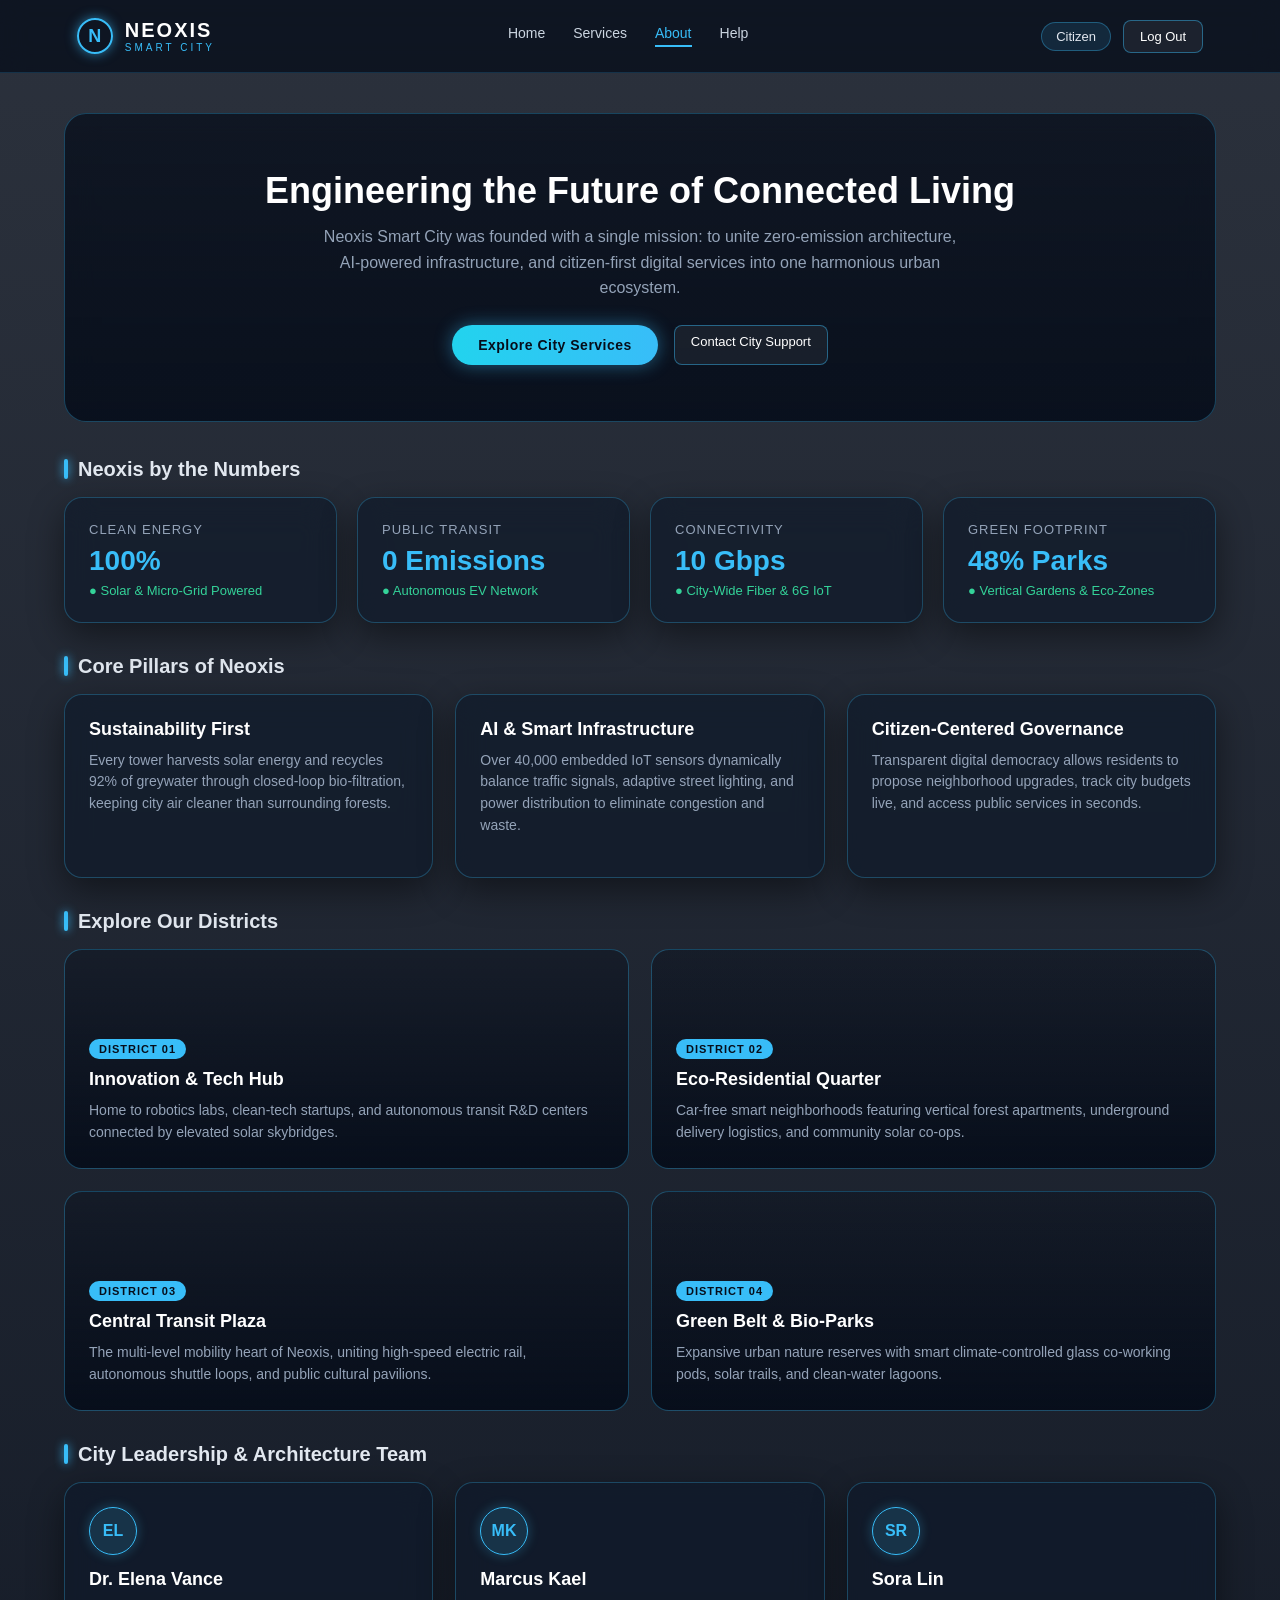
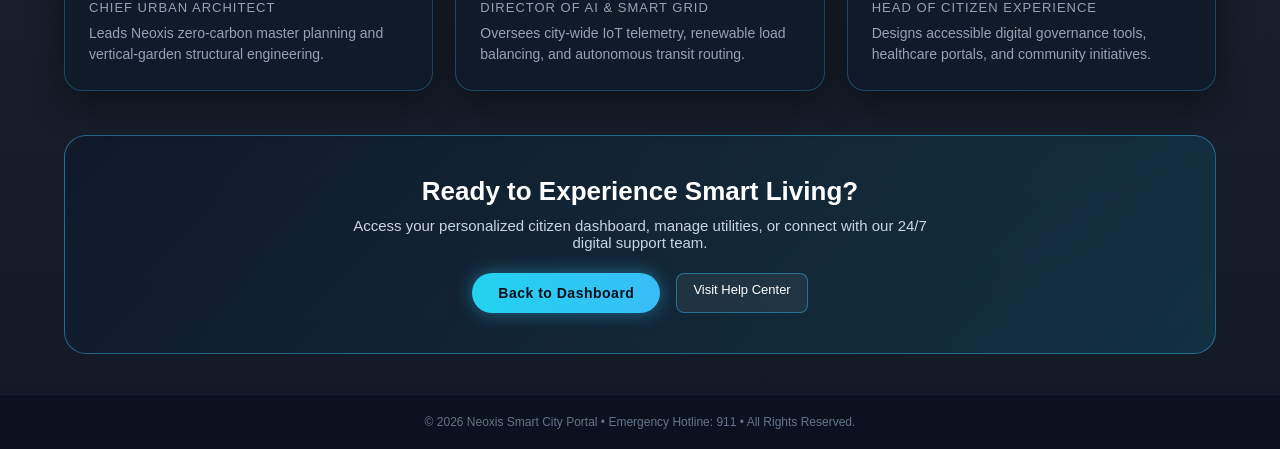
<file: index.html/about.html>
<!DOCTYPE html>
<html lang="en">
<head>
  <meta charset="UTF-8" />
  <meta name="viewport" content="width=device-width, initial-scale=1.0" />
  <title>Neoxis Smart City | About Our Vision</title>
  <link rel="stylesheet" href="style.css" />
  <style>
    .about-hero {
      position: relative;
      overflow: hidden;
      padding: 56px 28px;
      background: linear-gradient(rgba(6, 13, 26, 0.72), rgba(6, 13, 26, 0.88)),
                  url('https://images.unsplash.com/photo-1480714378408-67cf0d13bc1b?auto=format&fit=crop&w=1600&q=80') no-repeat center center/cover;
    }

    .grid-4 {
      display: grid;
      grid-template-columns: repeat(4, 1fr);
      gap: 20px;
    }

    .grid-2 {
      display: grid;
      grid-template-columns: repeat(2, 1fr);
      gap: 22px;
    }

    .district-card {
      position: relative;
      border-radius: 18px;
      overflow: hidden;
      min-height: 220px;
      display: flex;
      flex-direction: column;
      justify-content: flex-end;
      padding: 24px;
      border: 1px solid rgba(56, 189, 248, 0.32);
      transition: transform 0.25s, border-color 0.25s;
    }

    .district-card:hover {
      transform: translateY(-4px);
      border-color: #38bdf8;
    }

    .district-badge {
      display: inline-block;
      width: fit-content;
      font-size: 11px;
      text-transform: uppercase;
      letter-spacing: 1px;
      color: #060d1a;
      background: #38bdf8;
      font-weight: 700;
      padding: 4px 10px;
      border-radius: 12px;
      margin-bottom: 10px;
    }

    .leader-avatar {
      width: 48px;
      height: 48px;
      border-radius: 50%;
      background: rgba(56, 189, 248, 0.15);
      border: 1px solid #38bdf8;
      color: #38bdf8;
      display: flex;
      align-items: center;
      justify-content: center;
      font-weight: 700;
      font-size: 16px;
      margin-bottom: 14px;
      box-shadow: 0 0 12px rgba(56, 189, 248, 0.3);
    }

    .cta-box {
      margin-top: 44px;
      text-align: center;
      padding: 40px 24px;
      background: linear-gradient(135deg, rgba(15, 25, 42, 0.85), rgba(14, 116, 144, 0.25));
      border: 1px solid rgba(56, 189, 248, 0.45);
      border-radius: 22px;
    }

    .cta-box h3 {
      font-size: 26px;
      margin-bottom: 10px;
    }

    .cta-box p {
      color: #cbd5e1;
      max-width: 580px;
      margin: 0 auto 22px;
      font-size: 15px;
    }

    @media (max-width: 900px) {
      .grid-4 {
        grid-template-columns: repeat(2, 1fr);
      }
    }

    @media (max-width: 650px) {
      .grid-4,
      .grid-2 {
        grid-template-columns: 1fr;
      }
    }
  </style>
</head>
<body>

  <!-- Top Navigation Bar -->
  <header>
    <a href="dashboard.html" class="logo">
      <div class="logo-icon">N</div>
      <div class="logo-text">
        <h1>NEOXIS</h1>
        <span>SMART CITY</span>
      </div>
    </a>

    <nav>
      <a href="dashboard.html">Home</a>
      <a href="services.html">Services</a>
      <a href="about.html" class="active">About</a>
      <a href="help.html">Help</a>
    </nav>

    <div class="header-actions">
      <span class="citizen-badge" id="userBadge">Citizen</span>
      <button class="btn-outline" onclick="logout()">Log Out</button>
    </div>
  </header>

  <!-- Main Content -->
  <main class="container">
    <!-- Hero Banner & City Story -->
    <section class="hero-banner about-hero">
      <h2>Engineering the Future of Connected Living</h2>
      <p>Neoxis Smart City was founded with a single mission: to unite zero-emission architecture, AI-powered infrastructure, and citizen-first digital services into one harmonious urban ecosystem.</p>
      <div class="hero-buttons">
        <a href="services.html" class="btn-primary">Explore City Services</a>
        <a href="help.html" class="btn-outline">Contact City Support</a>
      </div>
    </section>

    <!-- Key City Milestones & Numbers -->
    <h3 class="section-title">Neoxis by the Numbers</h3>
    <div class="grid-4">
      <div class="glass-card">
        <div class="stat-label">Clean Energy</div>
        <div class="stat-value">100%</div>
        <div class="stat-sub">● Solar & Micro-Grid Powered</div>
      </div>

      <div class="glass-card">
        <div class="stat-label">Public Transit</div>
        <div class="stat-value">0 Emissions</div>
        <div class="stat-sub">● Autonomous EV Network</div>
      </div>

      <div class="glass-card">
        <div class="stat-label">Connectivity</div>
        <div class="stat-value">10 Gbps</div>
        <div class="stat-sub">● City-Wide Fiber & 6G IoT</div>
      </div>

      <div class="glass-card">
        <div class="stat-label">Green Footprint</div>
        <div class="stat-value">48% Parks</div>
        <div class="stat-sub">● Vertical Gardens & Eco-Zones</div>
      </div>
    </div>

    <!-- Core Pillars -->
    <h3 class="section-title">Core Pillars of Neoxis</h3>
    <div class="grid-3">
      <div class="glass-card">
        <div class="card-title">Sustainability First</div>
        <p class="card-desc">Every tower harvests solar energy and recycles 92% of greywater through closed-loop bio-filtration, keeping city air cleaner than surrounding forests.</p>
      </div>

      <div class="glass-card">
        <div class="card-title">AI & Smart Infrastructure</div>
        <p class="card-desc">Over 40,000 embedded IoT sensors dynamically balance traffic signals, adaptive street lighting, and power distribution to eliminate congestion and waste.</p>
      </div>

      <div class="glass-card">
        <div class="card-title">Citizen-Centered Governance</div>
        <p class="card-desc">Transparent digital democracy allows residents to propose neighborhood upgrades, track city budgets live, and access public services in seconds.</p>
      </div>
    </div>

    <!-- City Districts Overview -->
    <h3 class="section-title">Explore Our Districts</h3>
    <div class="grid-2">
      <div class="district-card" style="background: linear-gradient(rgba(6, 13, 26, 0.35), rgba(6, 13, 26, 0.92)), url('https://images.unsplash.com/photo-1518770660439-4636190af475?auto=format&fit=crop&w=900&q=80') center/cover;">
        <span class="district-badge">District 01</span>
        <div class="card-title">Innovation & Tech Hub</div>
        <p class="card-desc" style="margin-bottom: 0;">Home to robotics labs, clean-tech startups, and autonomous transit R&D centers connected by elevated solar skybridges.</p>
      </div>

      <div class="district-card" style="background: linear-gradient(rgba(6, 13, 26, 0.35), rgba(6, 13, 26, 0.92)), url('https://images.unsplash.com/photo-1449824913935-59a10b8d2000?auto=format&fit=crop&w=900&q=80') center/cover;">
        <span class="district-badge">District 02</span>
        <div class="card-title">Eco-Residential Quarter</div>
        <p class="card-desc" style="margin-bottom: 0;">Car-free smart neighborhoods featuring vertical forest apartments, underground delivery logistics, and community solar co-ops.</p>
      </div>

      <div class="district-card" style="background: linear-gradient(rgba(6, 13, 26, 0.35), rgba(6, 13, 26, 0.92)), url('https://images.unsplash.com/photo-1477959858617-67f85cf4f1df?auto=format&fit=crop&w=900&q=80') center/cover;">
        <span class="district-badge">District 03</span>
        <div class="card-title">Central Transit Plaza</div>
        <p class="card-desc" style="margin-bottom: 0;">The multi-level mobility heart of Neoxis, uniting high-speed electric rail, autonomous shuttle loops, and public cultural pavilions.</p>
      </div>

      <div class="district-card" style="background: linear-gradient(rgba(6, 13, 26, 0.35), rgba(6, 13, 26, 0.92)), url('https://images.unsplash.com/photo-1501854140801-50d01698950b?auto=format&fit=crop&w=900&q=80') center/cover;">
        <span class="district-badge">District 04</span>
        <div class="card-title">Green Belt & Bio-Parks</div>
        <p class="card-desc" style="margin-bottom: 0;">Expansive urban nature reserves with smart climate-controlled glass co-working pods, solar trails, and clean-water lagoons.</p>
      </div>
    </div>

    <!-- Leadership & Innovation Partners -->
    <h3 class="section-title">City Leadership & Architecture Team</h3>
    <div class="grid-3">
      <div class="glass-card">
        <div class="leader-avatar">EL</div>
        <div class="card-title">Dr. Elena Vance</div>
        <div class="stat-label" style="margin-bottom: 8px;">Chief Urban Architect</div>
        <p class="card-desc" style="margin-bottom: 0;">Leads Neoxis zero-carbon master planning and vertical-garden structural engineering.</p>
      </div>

      <div class="glass-card">
        <div class="leader-avatar">MK</div>
        <div class="card-title">Marcus Kael</div>
        <div class="stat-label" style="margin-bottom: 8px;">Director of AI & Smart Grid</div>
        <p class="card-desc" style="margin-bottom: 0;">Oversees city-wide IoT telemetry, renewable load balancing, and autonomous transit routing.</p>
      </div>

      <div class="glass-card">
        <div class="leader-avatar">SR</div>
        <div class="card-title">Sora Lin</div>
        <div class="stat-label" style="margin-bottom: 8px;">Head of Citizen Experience</div>
        <p class="card-desc" style="margin-bottom: 0;">Designs accessible digital governance tools, healthcare portals, and community initiatives.</p>
      </div>
    </div>

    <!-- Bottom Call-to-Action -->
    <section class="cta-box">
      <h3>Ready to Experience Smart Living?</h3>
      <p>Access your personalized citizen dashboard, manage utilities, or connect with our 24/7 digital support team.</p>
      <div class="hero-buttons">
        <a href="dashboard.html" class="btn-primary">Back to Dashboard</a>
        <a href="help.html" class="btn-outline">Visit Help Center</a>
      </div>
    </section>
  </main>

  <footer>
    &copy; 2026 Neoxis Smart City Portal • Emergency Hotline: 911 • All Rights Reserved.
  </footer>

  <script>
    const citizenName = localStorage.getItem('neoxisCitizenName');
    if (citizenName) {
      document.getElementById('userBadge').textContent = '👤 ' + citizenName;
    }

    function logout() {
      localStorage.removeItem('neoxisCitizenName');
      localStorage.removeItem('neoxisCitizenEmail');
      window.location.href = 'index.html';
    }
  </script>

</body>
</html>
</file>
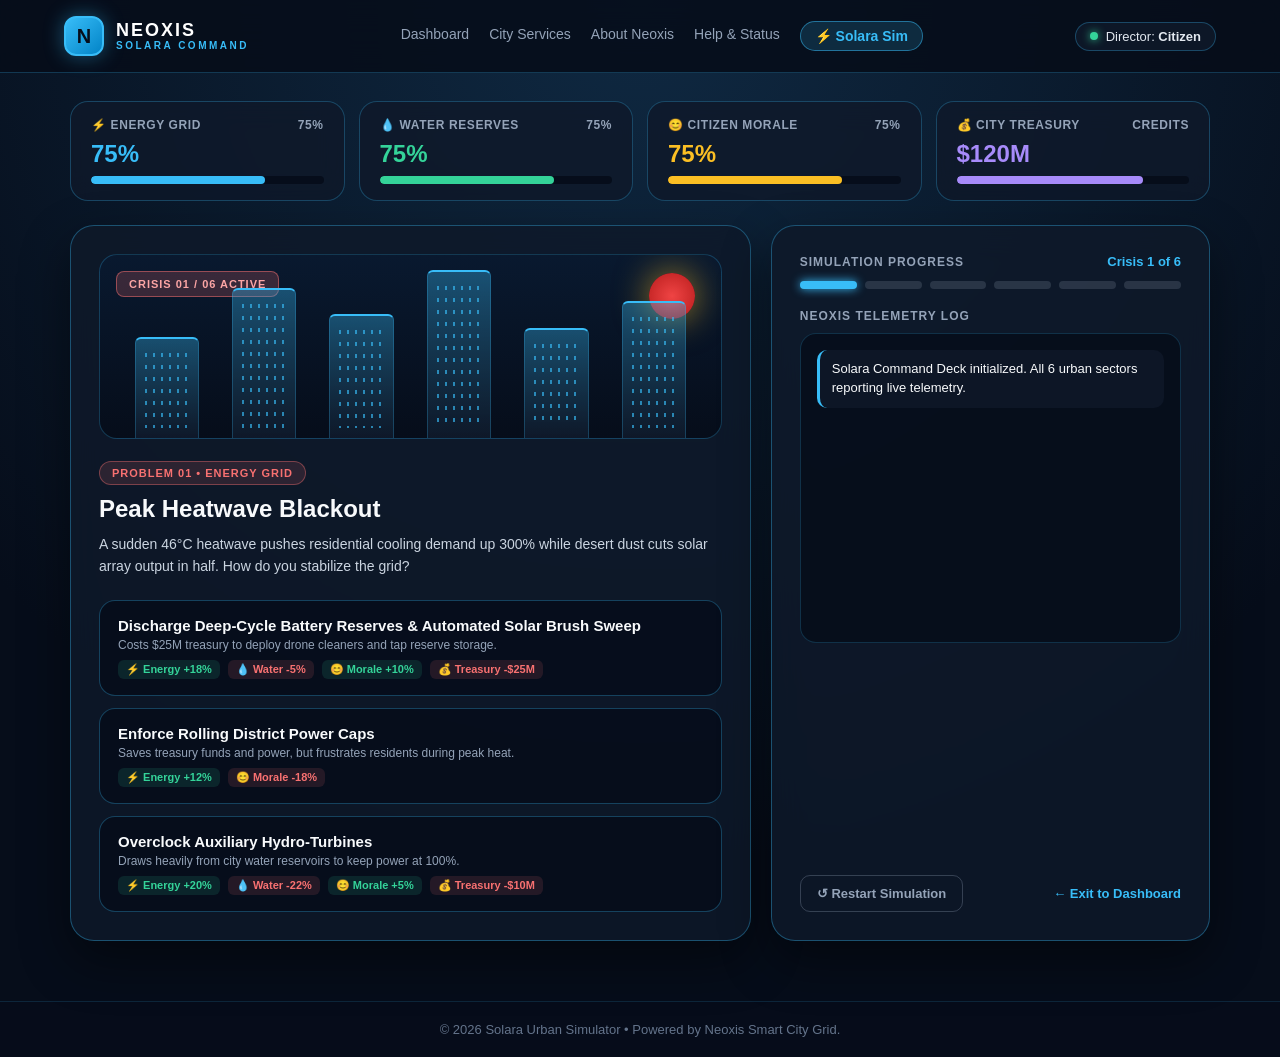
<file: index.html/dashboard.html>
<!DOCTYPE html>
<html lang="en">
<head>
  <meta charset="UTF-8" />
  <meta name="viewport" content="width=device-width, initial-scale=1.0" />
  <title>Solara: Neoxis Crisis Command | Simulator</title>
  <link rel="stylesheet" href="style.css" />
  <style>
    * {
      box-sizing: border-box;
      margin: 0;
      padding: 0;
    }

    body {
      background: radial-gradient(circle at top center, #0f2942, #060d1a 70%);
      color: #f8fafc;
      font-family: 'Inter', -apple-system, BlinkMacSystemFont, 'Segoe UI', Roboto, sans-serif;
      min-height: 100vh;
      display: flex;
      flex-direction: column;
    }

    /* Header */
    header {
      display: flex;
      justify-content: space-between;
      align-items: center;
      flex-wrap: wrap;
      gap: 16px;
      padding: 16px 5%;
      background: rgba(6, 13, 26, 0.88);
      backdrop-filter: blur(16px);
      border-bottom: 1px solid rgba(56, 189, 248, 0.25);
      position: sticky;
      top: 0;
      z-index: 100;
    }

    .logo {
      display: flex;
      align-items: center;
      gap: 12px;
      text-decoration: none;
      color: #ffffff;
    }

    .logo-icon {
      width: 40px;
      height: 40px;
      border-radius: 12px;
      background: linear-gradient(135deg, #38bdf8, #0284c7);
      color: #060d1a;
      font-weight: 800;
      font-size: 20px;
      display: flex;
      align-items: center;
      justify-content: center;
      box-shadow: 0 0 20px rgba(56, 189, 248, 0.4);
    }

    .logo-text h1 {
      font-size: 18px;
      letter-spacing: 2px;
      line-height: 1.1;
    }

    .logo-text span {
      font-size: 10px;
      color: #38bdf8;
      letter-spacing: 2.5px;
      font-weight: 600;
    }

    nav {
      display: flex;
      align-items: center;
      gap: 20px;
      flex-wrap: wrap;
    }

    .nav-link {
      color: #94a3b8;
      text-decoration: none;
      font-size: 14px;
      font-weight: 500;
      transition: color 0.2s;
    }

    .nav-link:hover {
      color: #ffffff;
    }

    .nav-link.sim-link {
      color: #38bdf8;
      font-weight: 700;
      padding: 6px 14px;
      border-radius: 999px;
      background: rgba(56, 189, 248, 0.16);
      border: 1px solid rgba(56, 189, 248, 0.5);
    }

    .citizen-badge {
      padding: 6px 14px;
      border-radius: 999px;
      background: rgba(15, 25, 42, 0.9);
      border: 1px solid rgba(56, 189, 248, 0.3);
      font-size: 13px;
      color: #e2e8f0;
      display: flex;
      align-items: center;
      gap: 8px;
    }

    .status-dot {
      width: 8px;
      height: 8px;
      border-radius: 50%;
      background: #34d399;
      box-shadow: 0 0 8px #34d399;
    }

    /* Game Container */
    main {
      width: 100%;
      max-width: 1180px;
      margin: 0 auto;
      padding: 28px 20px 60px;
      flex: 1;
    }

    /* Top Command HUD */
    .hud-bar {
      display: grid;
      grid-template-columns: repeat(auto-fit, minmax(210px, 1fr));
      gap: 14px;
      margin-bottom: 24px;
    }

    .stat-box {
      background: rgba(15, 25, 42, 0.82);
      border: 1px solid rgba(56, 189, 248, 0.28);
      border-radius: 18px;
      padding: 16px 20px;
      backdrop-filter: blur(14px);
    }

    .stat-top {
      display: flex;
      justify-content: space-between;
      align-items: center;
      font-size: 12px;
      font-weight: 700;
      color: #94a3b8;
      margin-bottom: 8px;
      letter-spacing: 0.6px;
    }

    .stat-num {
      font-size: 24px;
      font-weight: 800;
      margin-bottom: 8px;
    }

    .meter-track {
      width: 100%;
      height: 8px;
      background: rgba(6, 13, 26, 0.9);
      border-radius: 999px;
      overflow: hidden;
    }

    .meter-fill {
      height: 100%;
      border-radius: 999px;
      transition: width 0.45s ease, background 0.3s ease;
    }

    /* Main Arena Layout */
    .command-grid {
      display: grid;
      grid-template-columns: 1.55fr 1fr;
      gap: 20px;
    }

    @media (max-width: 900px) {
      .command-grid {
        grid-template-columns: 1fr;
      }
    }

    .panel {
      background: rgba(15, 25, 42, 0.85);
      border: 1px solid rgba(56, 189, 248, 0.35);
      border-radius: 24px;
      padding: 28px;
      backdrop-filter: blur(16px);
      box-shadow: 0 20px 50px rgba(0, 0, 0, 0.45);
    }

    /* Animated City Visualizer */
    .city-stage {
      position: relative;
      height: 185px;
      border-radius: 18px;
      background: linear-gradient(180deg, #09192f 0%, #060d1a 100%);
      border: 1px solid rgba(56, 189, 248, 0.25);
      overflow: hidden;
      margin-bottom: 22px;
      display: flex;
      align-items: flex-end;
      justify-content: space-around;
      padding: 0 18px;
    }

    .solar-orb {
      position: absolute;
      top: 18px;
      right: 26px;
      width: 46px;
      height: 46px;
      border-radius: 50%;
      background: radial-gradient(circle, #fde047, #f59e0b);
      box-shadow: 0 0 35px rgba(251, 191, 36, 0.65);
      transition: all 0.5s ease;
    }

    .alert-banner {
      position: absolute;
      top: 16px;
      left: 16px;
      padding: 6px 12px;
      border-radius: 8px;
      font-size: 11px;
      font-weight: 800;
      letter-spacing: 1px;
      background: rgba(248, 113, 113, 0.2);
      border: 1px solid rgba(248, 113, 113, 0.5);
      color: #fca5a5;
      animation: pulseAlert 1.6s infinite;
    }

    @keyframes pulseAlert {
      0%, 100% { opacity: 1; }
      50% { opacity: 0.55; }
    }

    .tower {
      width: 11%;
      background: linear-gradient(180deg, rgba(56, 189, 248, 0.35), rgba(15, 25, 42, 0.95));
      border-top: 2px solid #38bdf8;
      border-left: 1px solid rgba(56, 189, 248, 0.25);
      border-right: 1px solid rgba(56, 189, 248, 0.25);
      border-radius: 6px 6px 0 0;
      position: relative;
      transition: all 0.4s ease;
    }

    .tower::after {
      content: "";
      position: absolute;
      inset: 10px 6px;
      background-image: radial-gradient(#38bdf8 1.5px, transparent 1.5px);
      background-size: 8px 12px;
      opacity: 0.65;
    }

    /* Crisis Briefing */
    .crisis-badge {
      display: inline-block;
      padding: 5px 12px;
      border-radius: 999px;
      font-size: 11px;
      font-weight: 800;
      letter-spacing: 1px;
      margin-bottom: 10px;
    }

    .crisis-title {
      font-size: 24px;
      margin-bottom: 10px;
    }

    .crisis-desc {
      color: #cbd5e1;
      font-size: 14px;
      line-height: 1.6;
      margin-bottom: 22px;
    }

    /* Decision Cards */
    .decisions-list {
      display: flex;
      flex-direction: column;
      gap: 12px;
    }

    .decision-btn {
      width: 100%;
      text-align: left;
      background: rgba(6, 13, 26, 0.82);
      border: 1px solid rgba(56, 189, 248, 0.3);
      border-radius: 16px;
      padding: 16px 18px;
      color: #ffffff;
      cursor: pointer;
      transition: all 0.2s ease;
    }

    .decision-btn:hover:not(:disabled) {
      border-color: #38bdf8;
      background: rgba(14, 34, 62, 0.95);
      transform: translateX(4px);
    }

    .decision-btn:disabled {
      opacity: 0.5;
      cursor: not-allowed;
    }

    .decision-title {
      font-size: 15px;
      font-weight: 700;
      margin-bottom: 4px;
      color: #f8fafc;
    }

    .decision-sub {
      font-size: 12px;
      color: #94a3b8;
      margin-bottom: 8px;
    }

    .impact-tags {
      display: flex;
      flex-wrap: wrap;
      gap: 8px;
      font-size: 11px;
      font-weight: 700;
    }

    .tag-pos {
      color: #34d399;
      background: rgba(52, 211, 153, 0.12);
      padding: 3px 8px;
      border-radius: 6px;
    }

    .tag-neg {
      color: #f87171;
      background: rgba(248, 113, 113, 0.12);
      padding: 3px 8px;
      border-radius: 6px;
    }

    /* Right Side: Scenario Tracker & Telemetry Log */
    .stage-dots {
      display: grid;
      grid-template-columns: repeat(6, 1fr);
      gap: 8px;
      margin-bottom: 20px;
    }

    .stage-pill {
      height: 8px;
      border-radius: 999px;
      background: rgba(148, 163, 184, 0.2);
      transition: background 0.3s;
    }

    .stage-pill.done {
      background: #34d399;
    }

    .stage-pill.active {
      background: #38bdf8;
      box-shadow: 0 0 10px #38bdf8;
    }

    .log-feed {
      background: rgba(6, 13, 26, 0.85);
      border: 1px solid rgba(56, 189, 248, 0.2);
      border-radius: 16px;
      padding: 16px;
      height: 310px;
      overflow-y: auto;
      display: flex;
      flex-direction: column;
      gap: 10px;
      font-size: 13px;
    }

    .log-entry {
      padding: 10px 12px;
      border-radius: 10px;
      background: rgba(15, 25, 42, 0.75);
      border-left: 3px solid #38bdf8;
      line-height: 1.45;
    }

    .log-entry.warn {
      border-left-color: #fbbf24;
    }

    .log-entry.good {
      border-left-color: #34d399;
    }

    .log-entry.bad {
      border-left-color: #f87171;
    }

    /* End-Game Modal Overlay */
    .overlay {
      position: fixed;
      inset: 0;
      background: rgba(3, 8, 18, 0.88);
      backdrop-filter: blur(12px);
      display: none;
      align-items: center;
      justify-content: center;
      padding: 20px;
      z-index: 200;
    }

    .modal-card {
      width: 100%;
      max-width: 500px;
      background: rgba(15, 25, 42, 0.95);
      border: 1px solid rgba(56, 189, 248, 0.5);
      border-radius: 24px;
      padding: 36px;
      text-align: center;
      box-shadow: 0 25px 60px rgba(0, 0, 0, 0.65);
    }

    .btn-primary {
      background: linear-gradient(135deg, #38bdf8, #0284c7);
      color: #060d1a;
      border: none;
      border-radius: 12px;
      padding: 14px 26px;
      font-size: 15px;
      font-weight: 700;
      cursor: pointer;
      transition: transform 0.2s;
    }

    .btn-primary:hover {
      transform: translateY(-2px);
    }

    footer {
      text-align: center;
      padding: 20px;
      font-size: 13px;
      color: #64748b;
      border-top: 1px solid rgba(56, 189, 248, 0.15);
      background: rgba(6, 13, 26, 0.9);
    }
  </style>
</head>
<body>

  <!-- Header -->
  <header>
    <a href="dashboard.html" class="logo">
      <div class="logo-icon">N</div>
      <div class="logo-text">
        <h1>NEOXIS</h1>
        <span>SOLARA COMMAND</span>
      </div>
    </a>

    <nav>
      <a href="dashboard.html" class="nav-link">Dashboard</a>
      <a href="services.html" class="nav-link">City Services</a>
      <a href="about.html" class="nav-link">About Neoxis</a>
      <a href="help.html" class="nav-link">Help & Status</a>
      <a href="solara-game.html" class="nav-link sim-link">⚡ Solara Sim</a>
    </nav>

    <div class="citizen-badge">
      <span class="status-dot"></span>
      <span>Director: <strong id="directorName">Citizen</strong></span>
    </div>
  </header>

  <!-- Main Simulator -->
  <main>

    <!-- 4 Live City Meters -->
    <section class="hud-bar">
      <div class="stat-box">
        <div class="stat-top"><span>⚡ ENERGY GRID</span><span id="energyVal">75%</span></div>
        <div class="stat-num" id="energyBig" style="color: #38bdf8;">75%</div>
        <div class="meter-track"><div class="meter-fill" id="energyBar" style="width: 75%; background: #38bdf8;"></div></div>
      </div>

      <div class="stat-box">
        <div class="stat-top"><span>💧 WATER RESERVES</span><span id="waterVal">75%</span></div>
        <div class="stat-num" id="waterBig" style="color: #34d399;">75%</div>
        <div class="meter-track"><div class="meter-fill" id="waterBar" style="width: 75%; background: #34d399;"></div></div>
      </div>

      <div class="stat-box">
        <div class="stat-top"><span>😊 CITIZEN MORALE</span><span id="moraleVal">75%</span></div>
        <div class="stat-num" id="moraleBig" style="color: #fbbf24;">75%</div>
        <div class="meter-track"><div class="meter-fill" id="moraleBar" style="width: 75%; background: #fbbf24;"></div></div>
      </div>

      <div class="stat-box">
        <div class="stat-top"><span>💰 CITY TREASURY</span><span>CREDITS</span></div>
        <div class="stat-num" id="budgetBig" style="color: #a78bfa;">$120M</div>
        <div class="meter-track"><div class="meter-fill" id="budgetBar" style="width: 80%; background: #a78bfa;"></div></div>
      </div>
    </section>

    <!-- Command Deck -->
    <section class="command-grid">
      
      <!-- Left: Visual Stage & Active Problem -->
      <div class="panel">
        <div class="city-stage" id="cityStage">
          <div class="alert-banner" id="stageAlert">CRISIS 01 / 06 ACTIVE</div>
          <div class="solar-orb" id="solarOrb"></div>
          <div class="tower" style="height: 55%;"></div>
          <div class="tower" style="height: 82%;"></div>
          <div class="tower" style="height: 68%;"></div>
          <div class="tower" style="height: 92%;"></div>
          <div class="tower" style="height: 60%;"></div>
          <div class="tower" style="height: 75%;"></div>
        </div>

        <div id="crisisContainer">
          <span class="crisis-badge" id="crisisTag">CRISIS 01 • ENERGY GRID</span>
          <h2 class="crisis-title" id="crisisTitle">Loading Scenario...</h2>
          <p class="crisis-desc" id="crisisDesc"></p>
          <div class="decisions-list" id="decisionsList"></div>
        </div>
      </div>

      <!-- Right: Mission Progress & Live System Log -->
      <div class="panel" style="display: flex; flex-direction: column; justify-content: space-between;">
        <div>
          <div style="display: flex; justify-content: space-between; align-items: center; margin-bottom: 12px;">
            <span style="font-size: 12px; font-weight: 700; color: #94a3b8; letter-spacing: 1px;">SIMULATION PROGRESS</span>
            <span style="font-size: 13px; font-weight: 700; color: #38bdf8;" id="stageCounter">Crisis 1 of 6</span>
          </div>

          <div class="stage-dots" id="stageDots">
            <div class="stage-pill active"></div>
            <div class="stage-pill"></div>
            <div class="stage-pill"></div>
            <div class="stage-pill"></div>
            <div class="stage-pill"></div>
            <div class="stage-pill"></div>
          </div>

          <div style="font-size: 12px; font-weight: 700; color: #94a3b8; letter-spacing: 1px; margin-bottom: 10px;">
            NEOXIS TELEMETRY LOG
          </div>

          <div class="log-feed" id="logFeed">
            <div class="log-entry">Solara Command Deck initialized. All 6 urban sectors reporting live telemetry.</div>
          </div>
        </div>

        <div style="margin-top: 18px; display: flex; justify-content: space-between; align-items: center;">
          <button onclick="resetGame()" style="background: transparent; border: 1px solid rgba(148,163,184,0.3); color: #94a3b8; padding: 10px 16px; border-radius: 10px; cursor: pointer; font-size: 13px; font-weight: 600;">
            ↺ Restart Simulation
          </button>
          <a href="dashboard.html" style="color: #38bdf8; text-decoration: none; font-size: 13px; font-weight: 600;">
            ← Exit to Dashboard
          </a>
        </div>
      </div>

    </section>

  </main>

  <!-- Victory / Failure Modal -->
  <div class="overlay" id="endOverlay">
    <div class="modal-card">
      <div id="endBadge" style="font-size: 12px; font-weight: 800; letter-spacing: 1.5px; color: #34d399; margin-bottom: 10px;">
        SIMULATION COMPLETE
      </div>
      <h2 id="endTitle" style="font-size: 28px; margin-bottom: 12px;">Neoxis Stabilized!</h2>
      <p id="endSummary" style="color: #94a3b8; font-size: 14px; line-height: 1.6; margin-bottom: 24px;"></p>

      <div style="background: rgba(6, 13, 26, 0.8); border: 1px solid rgba(56, 189, 248, 0.25); border-radius: 16px; padding: 16px; margin-bottom: 24px; display: flex; justify-content: space-around;">
        <div>
          <div style="font-size: 11px; color: #94a3b8;">FINAL SCORE</div>
          <div id="finalScore" style="font-size: 24px; font-weight: 800; color: #38bdf8;">0</div>
        </div>
        <div>
          <div style="font-size: 11px; color: #94a3b8;">CITY RATING</div>
          <div id="finalRank" style="font-size: 24px; font-weight: 800; color: #34d399;">S-TIER</div>
        </div>
      </div>

      <div style="display: flex; gap: 12px; justify-content: center; flex-wrap: wrap;">
        <button class="btn-primary" onclick="resetGame()">Play Again</button>
        <a href="dashboard.html" style="text-decoration: none; padding: 14px 22px; border-radius: 12px; border: 1px solid rgba(56,189,248,0.4); color: #ffffff; font-size: 14px; font-weight: 600;">
          Back to Dashboard
        </a>
      </div>
    </div>
  </div>

  <footer>
    &copy; 2026 Solara Urban Simulator • Powered by Neoxis Smart City Grid.
  </footer>

  <script>
    // Sync Director Name from Login / Dashboard
    const savedName = localStorage.getItem("neoxisCitizenName") || "Citizen";
    document.getElementById("directorName").textContent = savedName;

    // 6 Core Urban Crisis Scenarios
    const scenarios = [
      {
        tag: "PROBLEM 01 • ENERGY GRID",
        color: "#f87171",
        orbColor: "radial-gradient(circle, #ef4444, #b91c1c)",
        title: "Peak Heatwave Blackout",
        desc: "A sudden 46°C heatwave pushes residential cooling demand up 300% while desert dust cuts solar array output in half. How do you stabilize the grid?",
        choices: [
          {
            title: "Discharge Deep-Cycle Battery Reserves & Automated Solar Brush Sweep",
            sub: "Costs $25M treasury to deploy drone cleaners and tap reserve storage.",
            energy: +18, water: -5, morale: +10, budget: -25,
            log: "Drone sweepers cleared solar arrays; battery reserves prevented downtown brownouts."
          },
          {
            title: "Enforce Rolling District Power Caps",
            sub: "Saves treasury funds and power, but frustrates residents during peak heat.",
            energy: +12, water: 0, morale: -18, budget: 0,
            log: "Rolling power caps stabilized grid load, though citizen comfort dropped sharply."
          },
          {
            title: "Overclock Auxiliary Hydro-Turbines",
            sub: "Draws heavily from city water reservoirs to keep power at 100%.",
            energy: +20, water: -22, morale: +5, budget: -10,
            log: "Hydro-turbines held power steady, draining 22% of freshwater reserves."
          }
        ]
      },
      {
        tag: "PROBLEM 02 • MOBILITY",
        color: "#fbbf24",
        orbColor: "radial-gradient(circle, #fde047, #f59e0b)",
        title: "Autonomous Transit Gridlock",
        desc: "An international tech summit causes a massive rush-hour surge, jamming central hyper-shuttle corridors and draining fast-charging EV hubs.",
        choices: [
          {
            title: "Activate AI Dynamic Express Lanes & Off-Peak EV Incentives",
            sub: "Reroutes autonomous pods smoothly with moderate budget & power use.",
            energy: -8, water: 0, morale: +15, budget: -20,
            log: "AI traffic mesh cleared gridlock in 14 minutes; commuters praised transit speed."
          },
          {
            title: "Suspend Heavy Freight & Divert Power to EV Superchargers",
            sub: "Keeps passenger shuttles moving at the expense of grid reserves.",
            energy: -18, water: 0, morale: +8, budget: -5,
            log: "EV superchargers stayed online, placing heavy strain on substation transformers."
          },
          {
            title: "Impose Surge Congestion Tolls",
            sub: "Generates +$20M revenue and reduces traffic, but angers daily commuters.",
            energy: +5, water: 0, morale: -16, budget: +20,
            log: "Congestion tolls raised $20M for the treasury, triggering commuter complaints."
          }
        ]
      },
      {
        tag: "PROBLEM 03 • WATER SUPPLY",
        color: "#38bdf8",
        orbColor: "radial-gradient(circle, #38bdf8, #0284c7)",
        title: "Desalination Reservoir Drop",
        desc: "Scheduled maintenance on Coastal Intake Plant B drops fresh water reserves rapidly across residential and agricultural domes.",
        choices: [
          {
            title: "Boost Closed-Loop Greywater Recycling & Emergency Desalination",
            sub: "High energy and budget investment to restore water reserves safely.",
            energy: -14, water: +25, morale: +8, budget: -25,
            log: "Emergency desalination units ramped up, restoring reservoir capacity safely."
          },
          {
            title: "Pause Vertical Farm Irrigation for 48 Hours",
            sub: "Conserves water at zero cost, slightly lowering citizen satisfaction.",
            energy: +4, water: +14, morale: -10, budget: 0,
            log: "Vertical farm pause saved 14% water reserves without touching the budget."
          },
          {
            title: "Import Emergency Water Tankers via Hyper-Port",
            sub: "Expensive ($35M) instant refill with zero strain on city power.",
            energy: 0, water: +22, morale: +12, budget: -35,
            log: "Hyper-port tankers offloaded fresh reserves, keeping citizen morale high."
          }
        ]
      },
      {
        tag: "PROBLEM 04 • ATMOSPHERE",
        color: "#34d399",
        orbColor: "radial-gradient(circle, #34d399, #059669)",
        title: "Industrial Smog Inversion",
        desc: "Stagnant desert winds trap fine particulates over Sector 4's clean-tech fabrication zone, pushing Air Quality Index into the warning zone.",
        choices: [
          {
            title: "Fire Up Atmospheric Ion Scrubbers & Bio-Algae Towers",
            sub: "Purifies city air rapidly using solar power and water misting.",
            energy: -12, water: -10, morale: +16, budget: -15,
            log: "Ion scrubbers cleared Sector 4 skies in under two hours; AQI back to optimal."
          },
          {
            title: "Temporarily Throttle Fabrication Plant Output",
            sub: "Cuts emissions cleanly, though industrial tax revenue dips by $15M.",
            energy: +10, water: +5, morale: +6, budget: -15,
            log: "Throttled factories reduced smog naturally and freed up 10% grid energy."
          },
          {
            title: "Keep Factories at Full Output & Distribute Smart Masks",
            sub: "Earns +$25M industrial bonus, but air quality and morale suffer.",
            energy: -10, water: -5, morale: -20, budget: +25,
            log: "Full production netted $25M, but smog lingered over residential districts."
          }
        ]
      },
      {
        tag: "PROBLEM 05 • CYBER DEFENSE",
        color: "#a78bfa",
        orbColor: "radial-gradient(circle, #a78bfa, #6d28d9)",
        title: "Smart Grid Spoofing Attack",
        desc: "Rogue packet injections attempt to spoof substation telemetry and trigger cascading circuit breakers across downtown Neoxis.",
        choices: [
          {
            title: "Deploy Quantum Firewall & Air-Gap Core Substations",
            sub: "Neutralizes the breach cleanly with zero service interruption.",
            energy: -6, water: 0, morale: +14, budget: -25,
            log: "Quantum firewall quarantined the rogue packets before any substation tripped."
          },
          {
            title: "Manual Analog Failover Reboot",
            sub: "Zero cost defense, but causes a brief 15-minute utility dip.",
            energy: -15, water: -10, morale: -8, budget: 0,
            log: "Manual failover purged the intrusion; utility meters recovered after reboot."
          },
          {
            title: "Trace & Counter-Hack Botnet Origins",
            sub: "High-risk cyber operation that recovers stolen municipal credits (+$15M).",
            energy: -10, water: 0, morale: +5, budget: +15,
            log: "Cyber defense traced the attacker and seized $15M in frozen escrow funds."
          }
        ]
      },
      {
        tag: "PROBLEM 06 • URBAN GROWTH",
        color: "#f472b6",
        orbColor: "radial-gradient(circle, #f472b6, #db2777)",
        title: "Population Boom Overload",
        desc: "50,000 new citizens arrive in Neoxis ahead of schedule, stretching housing, water, and energy capacity to their limits.",
        choices: [
          {
            title: "Assemble 3D-Printed Modular Eco-Towers & Micro-Grids",
            sub: "Balanced expansion that welcomes new citizens and boosts long-term tax income.",
            energy: -10, water: -10, morale: +20, budget: -20,
            log: "Modular eco-towers housed all new arrivals with integrated rooftop solar."
          },
          {
            title: "Issue Fast-Track Citizen Bonds to Fund Mega-Infrastructure",
            sub: "Injects +$30M into treasury and expands utilities with slight initial crowding.",
            energy: +12, water: +12, morale: -6, budget: +30,
            log: "Citizen bonds raised $30M, funding immediate power and water upgrades."
          },
          {
            title: "Cap New Residency Permits Temporarily",
            sub: "Protects current resource levels, but hurts Neoxis's open-city reputation.",
            energy: +8, water: +8, morale: -18, budget: -10,
            log: "Permit caps stabilized resource consumption at the cost of citizen approval."
          }
        ]
      }
    ];

    let state = {
      step: 0,
      energy: 75,
      water: 75,
      morale: 75,
      budget: 120
    };

    function clamp(val, min, max) {
      return Math.max(min, Math.min(max, val));
    }

    function addLog(text, type = "") {
      const feed = document.getElementById("logFeed");
      const entry = document.createElement("div");
      entry.className = `log-entry ${type}`;
      const time = new Date().toLocaleTimeString([], { hour: "2-digit", minute: "2-digit", second: "2-digit" });
      entry.innerHTML = `<strong style="color:#38bdf8;">[${time}]</strong> ${text}`;
      feed.prepend(entry);
    }

    function updateHUD() {
      document.getElementById("energyVal").textContent = `${state.energy}%`;
      document.getElementById("energyBig").textContent = `${state.energy}%`;
      document.getElementById("energyBar").style.width = `${state.energy}%`;
      document.getElementById("energyBar").style.background = state.energy < 30 ? "#f87171" : "#38bdf8";

      document.getElementById("waterVal").textContent = `${state.water}%`;
      document.getElementById("waterBig").textContent = `${state.water}%`;
      document.getElementById("waterBar").style.width = `${state.water}%`;
      document.getElementById("waterBar").style.background = state.water < 30 ? "#f87171" : "#34d399";

      document.getElementById("moraleVal").textContent = `${state.morale}%`;
      document.getElementById("moraleBig").textContent = `${state.morale}%`;
      document.getElementById("moraleBar").style.width = `${state.morale}%`;
      document.getElementById("moraleBar").style.background = state.morale < 30 ? "#f87171" : "#fbbf24";

      document.getElementById("budgetBig").textContent = `$${state.budget}M`;
      const budgetPct = clamp((state.budget / 150) * 100, 0, 100);
      document.getElementById("budgetBar").style.width = `${budgetPct}%`;
      document.getElementById("budgetBar").style.background = state.budget < 20 ? "#f87171" : "#a78bfa";

      // Update Stage Dots
      const pills = document.querySelectorAll(".stage-pill");
      pills.forEach((pill, idx) => {
        pill.className = "stage-pill";
        if (idx < state.step) pill.classList.add("done");
        else if (idx === state.step) pill.classList.add("active");
      });
    }

    function formatImpact(label, val, prefix = "", suffix = "%") {
      if (val === 0) return "";
      const sign = val > 0 ? "+" : "";
      const cls = val > 0 ? "tag-pos" : "tag-neg";
      return `<span class="${cls}">${label} ${sign}${prefix}${val}${suffix}</span>`;
    }

    function renderScenario() {
      const current = scenarios[state.step];
      document.getElementById("stageCounter").textContent = `Crisis ${state.step + 1} of ${scenarios.length}`;
      document.getElementById("stageAlert").textContent = `CRISIS 0${state.step + 1} / 06 ACTIVE`;

      const tagEl = document.getElementById("crisisTag");
      tagEl.textContent = current.tag;
      tagEl.style.color = current.color;
      tagEl.style.background = `${current.color}22`;
      tagEl.style.border = `1px solid ${current.color}66`;

      document.getElementById("solarOrb").style.background = current.orbColor;
      document.getElementById("crisisTitle").textContent = current.title;
      document.getElementById("crisisDesc").textContent = current.desc;

      const list = document.getElementById("decisionsList");
      list.innerHTML = "";

      current.choices.forEach((choice) => {
        const canAfford = state.budget + choice.budget >= 0;
        const btn = document.createElement("button");
        btn.className = "decision-btn";
        btn.disabled = !canAfford;

        const tagsHTML = [
          formatImpact("⚡ Energy", choice.energy),
          formatImpact("💧 Water", choice.water),
          formatImpact("😊 Morale", choice.morale),
          choice.budget !== 0
            ? `<span class="${choice.budget > 0 ? "tag-pos" : "tag-neg"}">💰 Treasury ${choice.budget > 0 ? "+" : "-"}$${Math.abs(choice.budget)}M</span>`
            : ""
        ].join("");

        btn.innerHTML = `
          <div class="decision-title">${choice.title} ${!canAfford ? "(Insufficient Credits)" : ""}</div>
          <div class="decision-sub">${choice.sub}</div>
          <div class="impact-tags">${tagsHTML}</div>
        `;

        btn.onclick = () => makeDecision(choice);
        list.appendChild(btn);
      });
    }

    function makeDecision(choice) {
      state.energy = clamp(state.energy + choice.energy, 0, 100);
      state.water = clamp(state.water + choice.water, 0, 100);
      state.morale = clamp(state.morale + choice.morale, 0, 100);
      state.budget = Math.max(0, state.budget + choice.budget);

      addLog(choice.log, "good");
      updateHUD();

      // Check Early Collapse
      if (state.energy <= 0 || state.water <= 0 || state.morale <= 0) {
        endSimulation(false);
        return;
      }

      state.step++;
      if (state.step >= scenarios.length) {
        endSimulation(true);
      } else {
        renderScenario();
      }
    }

    function endSimulation(survived) {
      const overlay = document.getElementById("endOverlay");
      const badge = document.getElementById("endBadge");
      const title = document.getElementById("endTitle");
      const summary = document.getElementById("endSummary");
      const scoreEl = document.getElementById("finalScore");
      const rankEl = document.getElementById("finalRank");

      const score = (state.energy + state.water + state.morale) * 10 + state.budget * 5;
      scoreEl.textContent = score.toLocaleString();

      if (!survived) {
        badge.textContent = "CRITICAL GRID FAILURE";
        badge.style.color = "#f87171";
        title.textContent = "Neoxis Systems Offline";
        summary.textContent = "One of Neoxis City's core life-support meters dropped to 0% during the crisis cascade. Rebalance your resource strategy and try again.";
        rankEl.textContent = "FAILED";
        rankEl.style.color = "#f87171";
        addLog("Simulation halted: critical city meter reached 0%.", "bad");
      } else {
        badge.textContent = "ALL 6 CRISES RESOLVED";
        badge.style.color = "#34d399";
        title.textContent = "Neoxis Smart City Stabilized!";
        summary.textContent = `Outstanding leadership, Director ${savedName}. You guided Neoxis through all 6 urban emergencies while keeping power, water, and citizen morale intact.`;

        let rank = "B-TIER";
        if (score >= 2800) rank = "S+ ARCHITECT";
        else if (score >= 2300) rank = "A-TIER DIRECTOR";
        rankEl.textContent = rank;
        rankEl.style.color = "#34d399";
        addLog(`All 6 crises cleared! Final Command Score: ${score}.`, "good");
      }

      overlay.style.display = "flex";
    }

    function resetGame() {
      state = {
        step: 0,
        energy: 75,
        water: 75,
        morale: 75,
        budget: 120
      };
      document.getElementById("endOverlay").style.display = "none";
      document.getElementById("logFeed").innerHTML =
        `<div class="log-entry">Simulation rebooted. All city metrics restored to baseline.</div>`;
      updateHUD();
      renderScenario();
    }

    // Start Game
    updateHUD();
    renderScenario();
  </script>

</body>
</html>
</file>
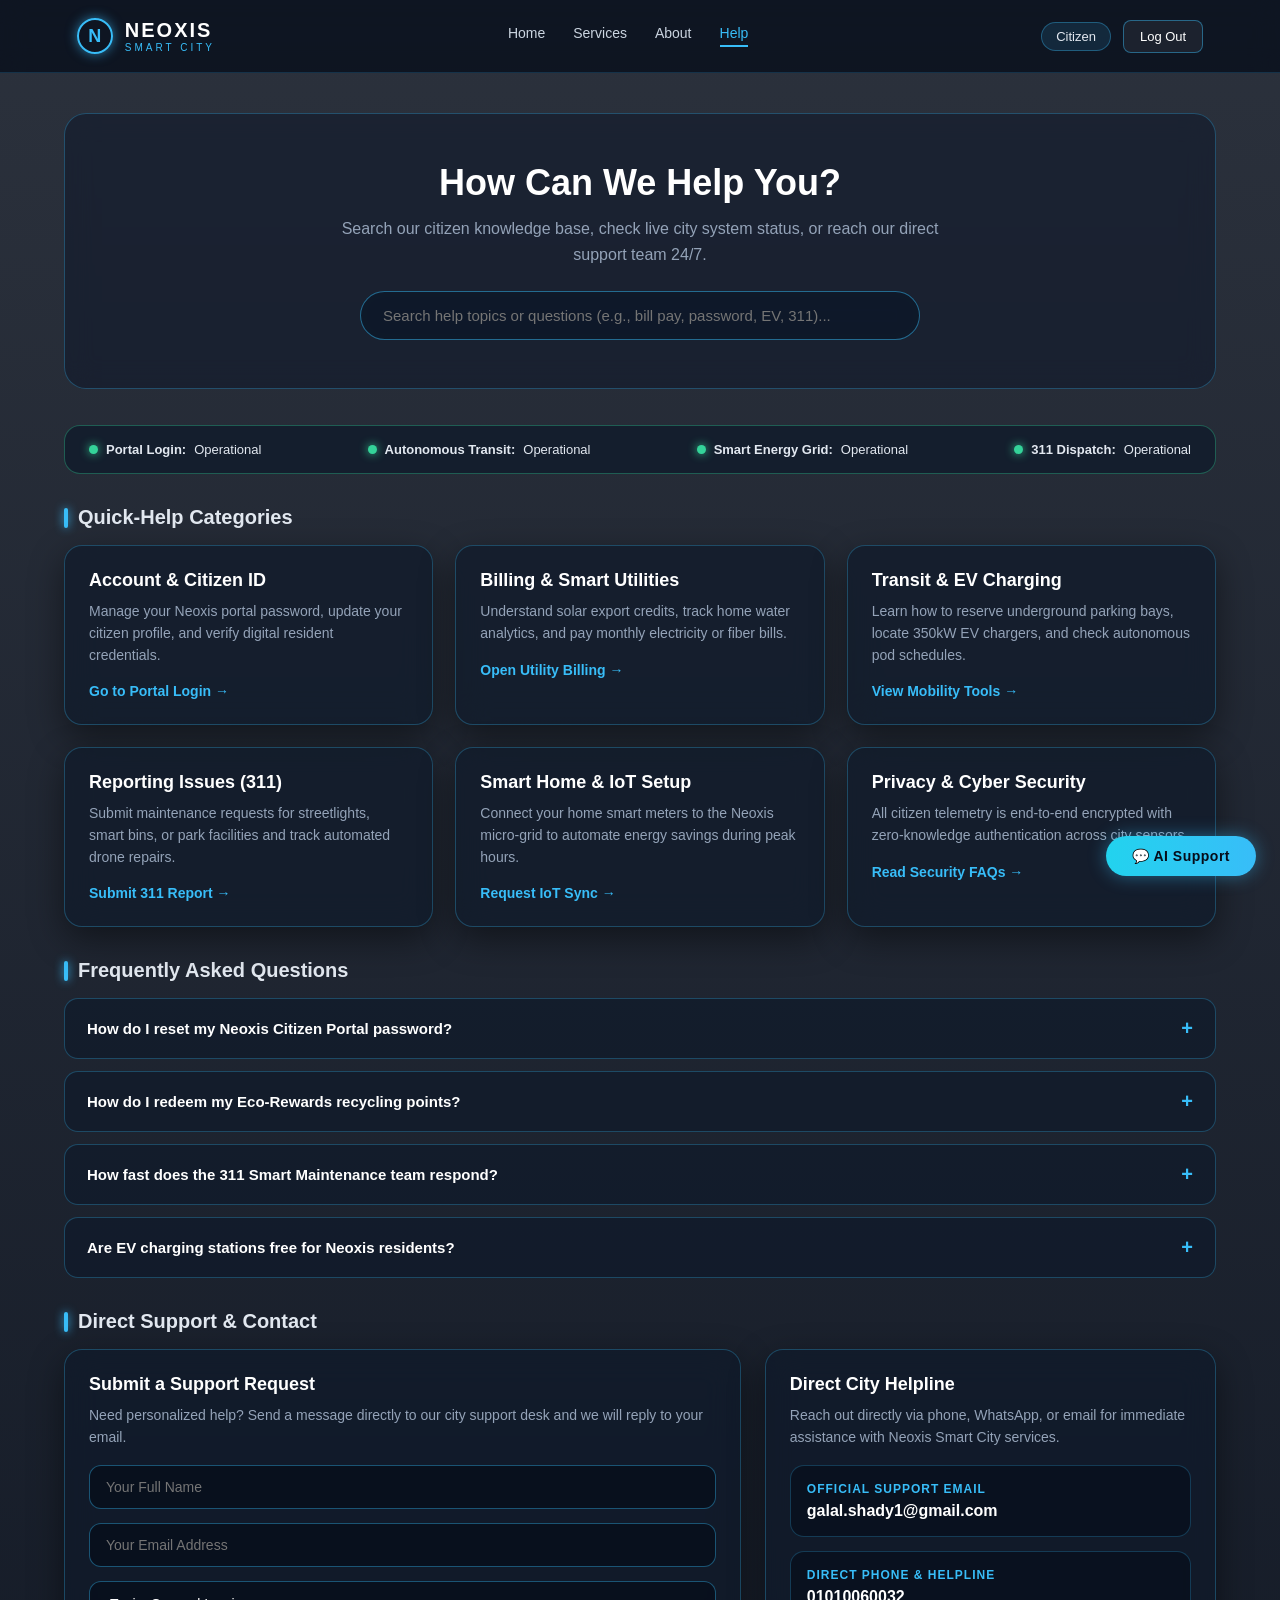
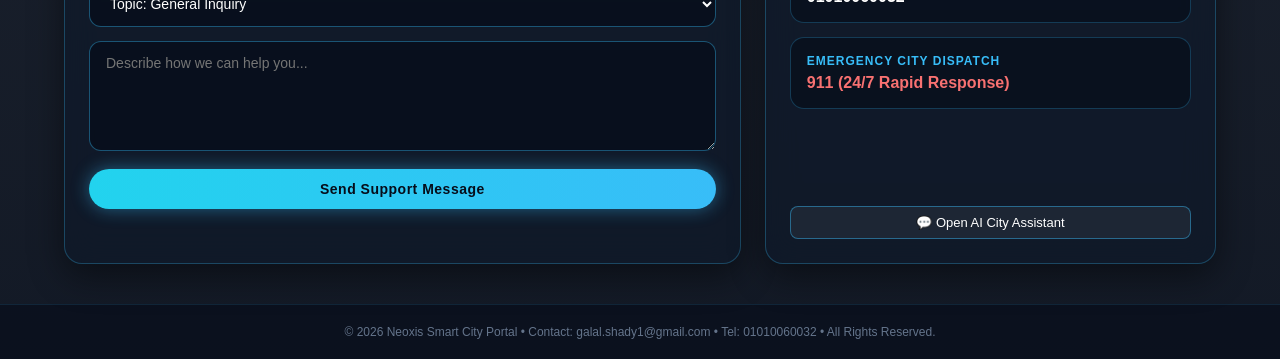
<file: index.html/help.html>
<!DOCTYPE html>
<html lang="en">
<head>
  <meta charset="UTF-8" />
  <meta name="viewport" content="width=device-width, initial-scale=1.0" />
  <title>Neoxis Smart City | Help & Citizen Support</title>
  <link rel="stylesheet" href="style.css" />
  <style>
    .help-search {
      width: 100%;
      max-width: 560px;
      padding: 15px 22px;
      border-radius: 30px;
      border: 1px solid rgba(56, 189, 248, 0.5);
      background: rgba(15, 25, 42, 0.85);
      color: #ffffff;
      font-size: 15px;
      outline: none;
      backdrop-filter: blur(12px);
      transition: box-shadow 0.25s, border-color 0.25s;
    }

    .help-search:focus {
      border-color: #38bdf8;
      box-shadow: 0 0 18px rgba(56, 189, 248, 0.45);
    }

    /* Live System Status Bar */
    .status-bar {
      display: flex;
      justify-content: space-between;
      align-items: center;
      flex-wrap: wrap;
      gap: 14px;
      background: rgba(15, 25, 42, 0.72);
      border: 1px solid rgba(52, 211, 153, 0.35);
      border-radius: 16px;
      padding: 16px 24px;
      margin-bottom: 32px;
    }

    .status-item {
      display: flex;
      align-items: center;
      gap: 8px;
      font-size: 13px;
      color: #e2e8f0;
    }

    .dot-online {
      width: 9px;
      height: 9px;
      border-radius: 50%;
      background: #34d399;
      box-shadow: 0 0 10px #34d399;
    }

    /* FAQ Accordion */
    .faq-list {
      display: flex;
      flex-direction: column;
      gap: 12px;
    }

    .faq-item {
      background: rgba(15, 25, 42, 0.65);
      border: 1px solid rgba(56, 189, 248, 0.28);
      border-radius: 14px;
      overflow: hidden;
      transition: border-color 0.25s;
    }

    .faq-item:hover {
      border-color: rgba(56, 189, 248, 0.6);
    }

    .faq-question {
      width: 100%;
      background: none;
      border: none;
      color: #ffffff;
      padding: 18px 22px;
      text-align: left;
      font-size: 15px;
      font-weight: 600;
      cursor: pointer;
      display: flex;
      justify-content: space-between;
      align-items: center;
    }

    .faq-question span {
      color: #38bdf8;
      font-size: 20px;
      font-weight: bold;
    }

    .faq-answer {
      max-height: 0;
      overflow: hidden;
      padding: 0 22px;
      color: #94a3b8;
      font-size: 14px;
      line-height: 1.6;
      transition: max-height 0.3s ease, padding 0.3s ease;
    }

    .faq-item.open .faq-answer {
      max-height: 200px;
      padding: 0 22px 18px;
    }

    /* Contact & Ticket Grid */
    .contact-grid {
      display: grid;
      grid-template-columns: 1.2fr 0.8fr;
      gap: 24px;
      margin-top: 16px;
    }

    .form-input,
    .form-textarea,
    .form-select {
      width: 100%;
      padding: 13px 16px;
      margin-bottom: 14px;
      border-radius: 12px;
      border: 1px solid rgba(56, 189, 248, 0.4);
      background: rgba(6, 13, 26, 0.72);
      color: #ffffff;
      font-size: 14px;
      outline: none;
    }

    .form-input:focus,
    .form-textarea:focus,
    .form-select:focus {
      border-color: #38bdf8;
      box-shadow: 0 0 12px rgba(56, 189, 248, 0.35);
    }

    .form-textarea {
      min-height: 110px;
      resize: vertical;
    }

    .contact-info-box {
      display: flex;
      flex-direction: column;
      justify-content: space-between;
      gap: 16px;
    }

    .contact-method {
      background: rgba(6, 13, 26, 0.6);
      border: 1px solid rgba(56, 189, 248, 0.25);
      border-radius: 14px;
      padding: 16px;
    }

    .contact-method strong {
      display: block;
      font-size: 12px;
      text-transform: uppercase;
      letter-spacing: 1px;
      color: #38bdf8;
      margin-bottom: 6px;
    }

    .contact-method a {
      color: #ffffff;
      text-decoration: none;
      font-size: 16px;
      font-weight: 600;
    }

    .contact-method a:hover {
      color: #38bdf8;
      text-decoration: underline;
    }

    .ticket-status {
      margin-top: 12px;
      font-size: 13px;
      color: #34d399;
      min-height: 18px;
    }

    .hidden {
      display: none !important;
    }

    /* Floating AI Assistant Chat */
    .chat-widget {
      position: fixed;
      bottom: 24px;
      right: 24px;
      z-index: 200;
    }

    .chat-box {
      width: 320px;
      background: #0f192a;
      border: 1px solid #38bdf8;
      border-radius: 18px;
      padding: 18px;
      margin-bottom: 12px;
      box-shadow: 0 15px 40px rgba(0, 0, 0, 0.7), 0 0 20px rgba(56, 189, 248, 0.25);
      display: none;
    }

    .chat-box.open {
      display: block;
    }

    .chat-messages {
      height: 160px;
      overflow-y: auto;
      font-size: 13px;
      color: #cbd5e1;
      margin: 12px 0;
      padding-right: 4px;
      display: flex;
      flex-direction: column;
      gap: 8px;
    }

    .msg-bot {
      background: rgba(56, 189, 248, 0.14);
      padding: 8px 12px;
      border-radius: 12px;
      border-left: 3px solid #38bdf8;
    }

    .msg-user {
      background: rgba(255, 255, 255, 0.08);
      padding: 8px 12px;
      border-radius: 12px;
      align-self: flex-end;
    }

    @media (max-width: 850px) {
      .contact-grid {
        grid-template-columns: 1fr;
      }
    }
  </style>
</head>
<body>

  <!-- Top Navigation Bar -->
  <header>
    <a href="dashboard.html" class="logo">
      <div class="logo-icon">N</div>
      <div class="logo-text">
        <h1>NEOXIS</h1>
        <span>SMART CITY</span>
      </div>
    </a>

    <nav>
      <a href="dashboard.html">Home</a>
      <a href="services.html">Services</a>
      <a href="about.html">About</a>
      <a href="help.html" class="active">Help</a>
    </nav>

    <div class="header-actions">
      <span class="citizen-badge" id="userBadge">Citizen</span>
      <button class="btn-outline" onclick="logout()">Log Out</button>
    </div>
  </header>

  <!-- Main Content -->
  <main class="container">
    <!-- Hero Search -->
    <section class="hero-banner">
      <h2>How Can We Help You?</h2>
      <p>Search our citizen knowledge base, check live city system status, or reach our direct support team 24/7.</p>
      <input type="text" id="helpSearchInput" class="help-search" placeholder="Search help topics or questions (e.g., bill pay, password, EV, 311)..." onkeyup="filterHelp()" />
    </section>

    <!-- Live System Status Bar -->
    <div class="status-bar">
      <div class="status-item"><span class="dot-online"></span> <strong>Portal Login:</strong> Operational</div>
      <div class="status-item"><span class="dot-online"></span> <strong>Autonomous Transit:</strong> Operational</div>
      <div class="status-item"><span class="dot-online"></span> <strong>Smart Energy Grid:</strong> Operational</div>
      <div class="status-item"><span class="dot-online"></span> <strong>311 Dispatch:</strong> Operational</div>
    </div>

    <!-- Quick-Help Topic Cards -->
    <h3 class="section-title">Quick-Help Categories</h3>
    <div class="grid-3" id="helpTopicsGrid">
      <div class="glass-card help-searchable">
        <div class="card-title">Account & Citizen ID</div>
        <p class="card-desc">Manage your Neoxis portal password, update your citizen profile, and verify digital resident credentials.</p>
        <a href="index.html" class="card-link">Go to Portal Login →</a>
      </div>

      <div class="glass-card help-searchable">
        <div class="card-title">Billing & Smart Utilities</div>
        <p class="card-desc">Understand solar export credits, track home water analytics, and pay monthly electricity or fiber bills.</p>
        <a href="services.html" class="card-link">Open Utility Billing →</a>
      </div>

      <div class="glass-card help-searchable">
        <div class="card-title">Transit & EV Charging</div>
        <p class="card-desc">Learn how to reserve underground parking bays, locate 350kW EV chargers, and check autonomous pod schedules.</p>
        <a href="services.html" class="card-link">View Mobility Tools →</a>
      </div>

      <div class="glass-card help-searchable">
        <div class="card-title">Reporting Issues (311)</div>
        <p class="card-desc">Submit maintenance requests for streetlights, smart bins, or park facilities and track automated drone repairs.</p>
        <a href="services.html" class="card-link">Submit 311 Report →</a>
      </div>

      <div class="glass-card help-searchable">
        <div class="card-title">Smart Home & IoT Setup</div>
        <p class="card-desc">Connect your home smart meters to the Neoxis micro-grid to automate energy savings during peak hours.</p>
        <a href="#support-section" class="card-link">Request IoT Sync →</a>
      </div>

      <div class="glass-card help-searchable">
        <div class="card-title">Privacy & Cyber Security</div>
        <p class="card-desc">All citizen telemetry is end-to-end encrypted with zero-knowledge authentication across city sensors.</p>
        <a href="#faq-section" class="card-link">Read Security FAQs →</a>
      </div>
    </div>

    <!-- Frequently Asked Questions -->
    <h3 class="section-title" id="faq-section">Frequently Asked Questions</h3>
    <div class="faq-list" id="faqList">
      <div class="faq-item help-searchable">
        <button class="faq-question" onclick="toggleFaq(this)">
          How do I reset my Neoxis Citizen Portal password?
          <span>+</span>
        </button>
        <div class="faq-answer">
          Go to the main Sign In page (index.html), enter your registered email address, and click "Forgot Password?" to immediately clear your old password and set a new one.
        </div>
      </div>

      <div class="faq-item help-searchable">
        <button class="faq-question" onclick="toggleFaq(this)">
          How do I redeem my Eco-Rewards recycling points?
          <span>+</span>
        </button>
        <div class="faq-answer">
          Navigate to the Services page, click on "Smart Waste & Eco-Rewards," and apply your accumulated Green Points directly toward free autonomous transit rides or utility bill discounts.
        </div>
      </div>

      <div class="faq-item help-searchable">
        <button class="faq-question" onclick="toggleFaq(this)">
          How fast does the 311 Smart Maintenance team respond?
          <span>+</span>
        </button>
        <div class="faq-answer">
          Urgent safety or power issues are dispatched within 3 minutes via automated inspection drones. Standard neighborhood maintenance requests are resolved within 12 hours.
        </div>
      </div>

      <div class="faq-item help-searchable">
        <button class="faq-question" onclick="toggleFaq(this)">
          Are EV charging stations free for Neoxis residents?
          <span>+</span>
        </button>
        <div class="faq-answer">
          Standard solar charging bays across residential districts are completely free for verified Citizen ID holders. Ultra-fast 350kW hub chargers can be reserved in the Services portal.
        </div>
      </div>
    </div>

    <!-- Direct Contact & Support Ticket -->
    <h3 class="section-title" id="support-section">Direct Support & Contact</h3>
    <div class="contact-grid">
      <!-- Support Ticket Form -->
      <div class="glass-card">
        <div class="card-title">Submit a Support Request</div>
        <p class="card-desc">Need personalized help? Send a message directly to our city support desk and we will reply to your email.</p>

        <form onsubmit="submitSupportTicket(event)">
          <input type="text" id="ticketName" class="form-input" placeholder="Your Full Name" required />
          <input type="email" id="ticketEmail" class="form-input" placeholder="Your Email Address" required />
          <select id="ticketTopic" class="form-select">
            <option value="General Inquiry">Topic: General Inquiry</option>
            <option value="Account & Login">Topic: Account & Citizen ID</option>
            <option value="Billing & Utilities">Topic: Billing & Smart Utilities</option>
            <option value="Transit & Parking">Topic: Transit & EV Charging</option>
            <option value="Technical Bug">Topic: Report a Portal Issue</option>
          </select>
          <textarea id="ticketMessage" class="form-textarea" placeholder="Describe how we can help you..." required></textarea>
          <button type="submit" class="btn-primary" style="width: 100%;">Send Support Message</button>
          <div id="ticketStatus" class="ticket-status"></div>
        </form>
      </div>

      <!-- Direct Contact Info Box -->
      <div class="glass-card contact-info-box">
        <div>
          <div class="card-title">Direct City Helpline</div>
          <p class="card-desc">Reach out directly via phone, WhatsApp, or email for immediate assistance with Neoxis Smart City services.</p>

          <div class="contact-method" style="margin-bottom: 14px;">
            <strong>Official Support Email</strong>
            <a href="mailto:galal.shady1@gmail.com">galal.shady1@gmail.com</a>
          </div>

          <div class="contact-method" style="margin-bottom: 14px;">
            <strong>Direct Phone & Helpline</strong>
            <a href="tel:01010060032">01010060032</a>
          </div>

          <div class="contact-method">
            <strong>Emergency City Dispatch</strong>
            <span style="color: #f87171; font-weight: 700; font-size: 16px;">911 (24/7 Rapid Response)</span>
          </div>
        </div>

        <button class="btn-outline" style="width: 100%;" onclick="toggleChat()">💬 Open AI City Assistant</button>
      </div>
    </div>
  </main>

  <!-- Floating AI City Assistant -->
  <div class="chat-widget">
    <div class="chat-box" id="chatBox">
      <div style="display: flex; justify-content: space-between; align-items: center; border-bottom: 1px solid rgba(56,189,248,0.25); padding-bottom: 8px;">
        <strong style="color: #38bdf8; font-size: 14px;">Neoxis AI Assistant</strong>
        <button onclick="toggleChat()" style="background: none; border: none; color: #94a3b8; font-size: 18px; cursor: pointer;">&times;</button>
      </div>
      <div class="chat-messages" id="chatMessages">
        <div class="msg-bot">Hello! Ask me anything about Neoxis transit, utilities, or contact details.</div>
      </div>
      <div style="display: flex; gap: 6px;">
        <input type="text" id="chatInput" class="form-input" style="margin-bottom: 0; padding: 9px 12px; font-size: 13px;" placeholder="Type a question..." onkeypress="if(event.key==='Enter') sendChat()" />
        <button class="btn-primary" style="padding: 8px 14px; border-radius: 10px;" onclick="sendChat()">Send</button>
      </div>
    </div>
    <button class="btn-primary" onclick="toggleChat()">💬 AI Support</button>
  </div>

  <footer>
    &copy; 2026 Neoxis Smart City Portal • Contact: galal.shady1@gmail.com • Tel: 01010060032 • All Rights Reserved.
  </footer>

  <script>
    // Pre-fill user badge & form fields if logged in
    const citizenName = localStorage.getItem('neoxisCitizenName');
    const citizenEmail = localStorage.getItem('neoxisCitizenEmail');

    if (citizenName) {
      document.getElementById('userBadge').textContent = '👤 ' + citizenName;
      document.getElementById('ticketName').value = citizenName;
    }
    if (citizenEmail) {
      document.getElementById('ticketEmail').value = citizenEmail;
    }

    function logout() {
      localStorage.removeItem('neoxisCitizenName');
      localStorage.removeItem('neoxisCitizenEmail');
      window.location.href = 'index.html';
    }

    // FAQ Accordion Toggle
    function toggleFaq(button) {
      const item = button.parentElement;
      const icon = button.querySelector('span');
      const isOpen = item.classList.contains('open');

      document.querySelectorAll('.faq-item').forEach(el => {
        el.classList.remove('open');
        el.querySelector('span').textContent = '+';
      });

      if (!isOpen) {
        item.classList.add('open');
        icon.textContent = '−';
      }
    }

    // Live Search Filter for Cards & FAQs
    function filterHelp() {
      const query = document.getElementById('helpSearchInput').value.toLowerCase();
      document.querySelectorAll('.help-searchable').forEach(item => {
        if (item.textContent.toLowerCase().includes(query)) {
          item.classList.remove('hidden');
        } else {
          item.classList.add('hidden');
        }
      });
    }

    // Support Form Submission
    function submitSupportTicket(event) {
      event.preventDefault();
      const name = document.getElementById('ticketName').value;
      const topic = document.getElementById('ticketTopic').value;
      const status = document.getElementById('ticketStatus');

      status.textContent = `✓ Thank you, ${name}! Your "${topic}" ticket has been logged and forwarded to galal.shady1@gmail.com.`;
      document.getElementById('ticketMessage').value = '';
    }

    // Floating AI Chat Widget
    function toggleChat() {
      document.getElementById('chatBox').classList.toggle('open');
    }

    function sendChat() {
      const input = document.getElementById('chatInput');
      const text = input.value.trim();
      if (!text) return;

      const messages = document.getElementById('chatMessages');
      messages.innerHTML += `<div class="msg-user">${text}</div>`;
      input.value = '';

      let reply = "You can reach our live support desk anytime at 01010060032 or galal.shady1@gmail.com.";
      const lower = text.toLowerCase();

      if (lower.includes('bill') || lower.includes('pay')) {
        reply = "You can pay water, electricity, and fiber bills under Services > One-Click Utility & Fiber Bill Pay.";
      } else if (lower.includes('bus') || lower.includes('metro') || lower.includes('transit') || lower.includes('ev')) {
        reply = "Autonomous pods run every 4 minutes! Check live routes and EV chargers on the Services page.";
      } else if (lower.includes('contact') || lower.includes('phone') || lower.includes('email')) {
        reply = "Direct Email: galal.shady1@gmail.com | Direct Phone: 01010060032.";
      }

      setTimeout(() => {
        messages.innerHTML += `<div class="msg-bot">${reply}</div>`;
        messages.scrollTop = messages.scrollHeight;
      }, 400);
    }
  </script>

</body>
</html>
</file>
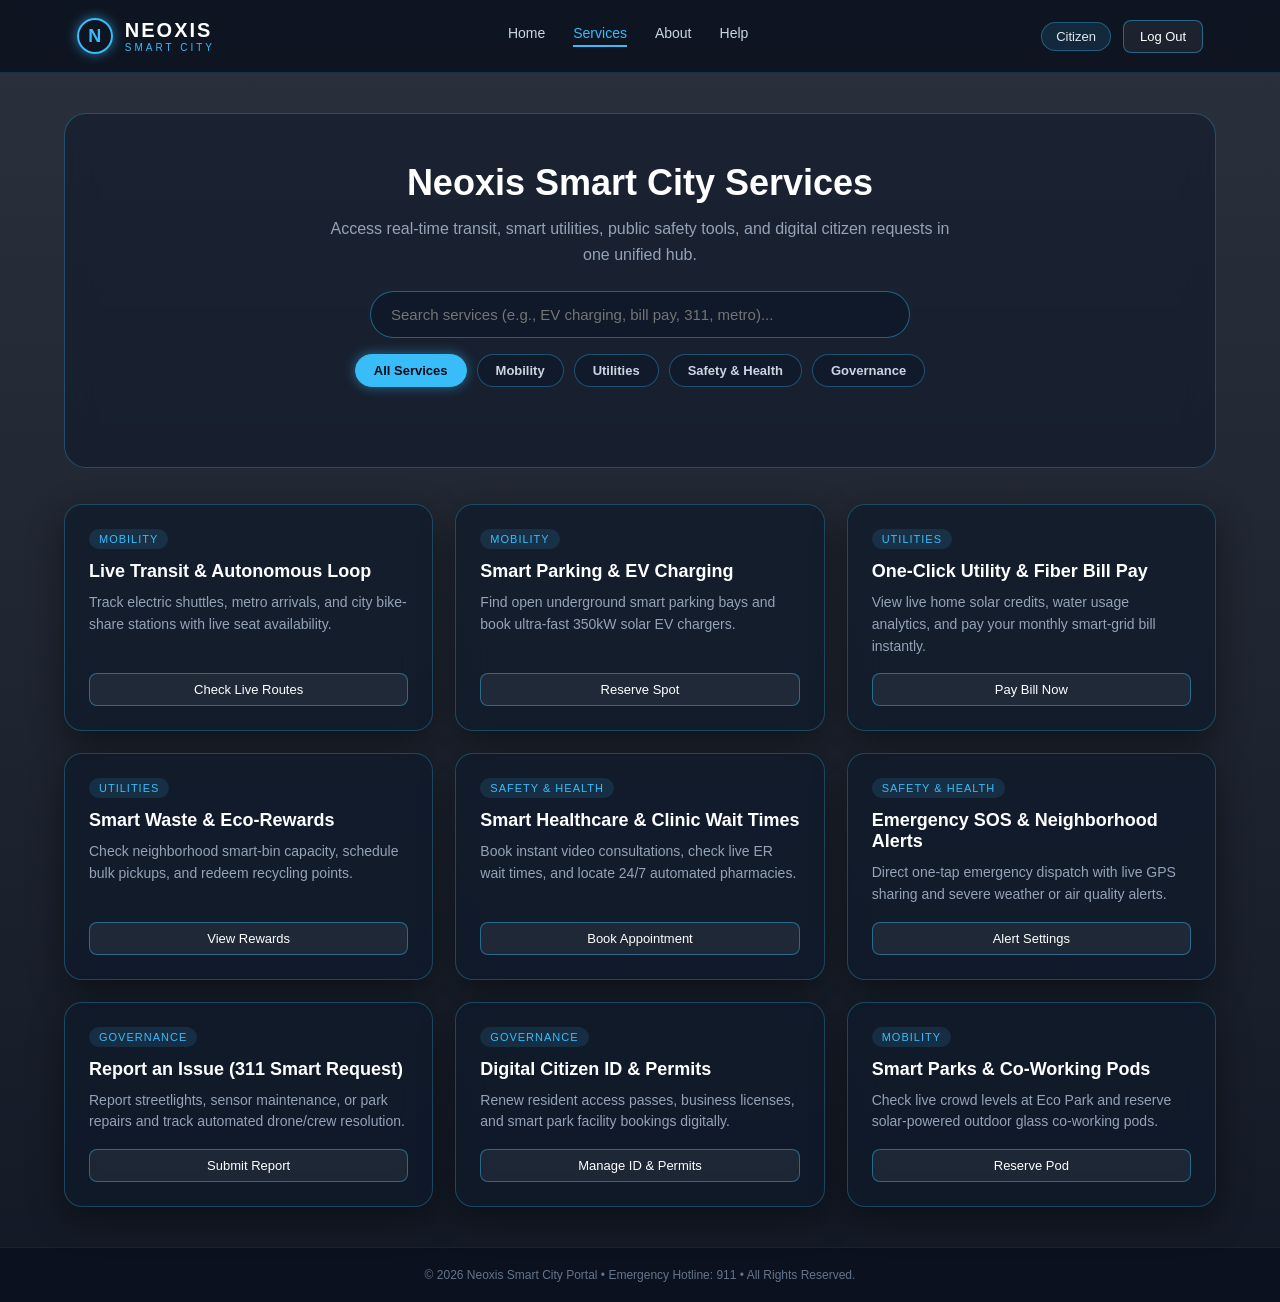
<file: index.html/services.html>
<!DOCTYPE html>
<html lang="en">
<head>
  <meta charset="UTF-8" />
  <meta name="viewport" content="width=device-width, initial-scale=1.0" />
  <title>Neoxis Smart City | City Services</title>
  <link rel="stylesheet" href="style.css" />
  <style>
    /* Search & Filter Bar */
    .controls-bar {
      display: flex;
      flex-direction: column;
      gap: 16px;
      margin-bottom: 32px;
      align-items: center;
    }

    .search-box {
      width: 100%;
      max-width: 540px;
      padding: 14px 20px;
      border-radius: 30px;
      border: 1px solid rgba(56, 189, 248, 0.45);
      background: rgba(15, 25, 42, 0.8);
      color: #ffffff;
      font-size: 15px;
      outline: none;
      backdrop-filter: blur(12px);
    }

    .search-box:focus {
      border-color: #38bdf8;
      box-shadow: 0 0 15px rgba(56, 189, 248, 0.4);
    }

    .filter-tabs {
      display: flex;
      gap: 10px;
      flex-wrap: wrap;
      justify-content: center;
    }

    .filter-btn {
      padding: 8px 18px;
      border-radius: 20px;
      border: 1px solid rgba(56, 189, 248, 0.35);
      background: rgba(15, 25, 42, 0.65);
      color: #cbd5e1;
      font-size: 13px;
      font-weight: 600;
      cursor: pointer;
      transition: all 0.25s;
    }

    .filter-btn:hover,
    .filter-btn.active {
      background: #38bdf8;
      color: #060d1a;
      border-color: #38bdf8;
      box-shadow: 0 0 12px rgba(56, 189, 248, 0.5);
    }

    .service-tag {
      display: inline-block;
      font-size: 11px;
      text-transform: uppercase;
      letter-spacing: 1px;
      color: #38bdf8;
      background: rgba(56, 189, 248, 0.12);
      padding: 4px 10px;
      border-radius: 12px;
      margin-bottom: 12px;
    }

    .service-card {
      display: flex;
      flex-direction: column;
      justify-content: space-between;
    }

    .service-card.hidden {
      display: none;
    }

    /* Interactive Action Modal */
    .modal-overlay {
      position: fixed;
      inset: 0;
      background: rgba(6, 13, 26, 0.82);
      backdrop-filter: blur(8px);
      display: none;
      align-items: center;
      justify-content: center;
      padding: 20px;
      z-index: 200;
    }

    .modal-overlay.open {
      display: flex;
    }

    .modal-box {
      width: 100%;
      max-width: 460px;
      background: #0f192a;
      border: 1px solid #38bdf8;
      border-radius: 20px;
      padding: 28px;
      box-shadow: 0 0 35px rgba(56, 189, 248, 0.3);
    }

    .modal-header {
      display: flex;
      justify-content: space-between;
      align-items: center;
      margin-bottom: 16px;
    }

    .close-btn {
      background: none;
      border: none;
      color: #94a3b8;
      font-size: 22px;
      cursor: pointer;
    }

    .modal-input {
      width: 100%;
      padding: 12px 14px;
      margin-bottom: 14px;
      border-radius: 10px;
      border: 1px solid rgba(56, 189, 248, 0.4);
      background: rgba(6, 13, 26, 0.8);
      color: #ffffff;
      font-size: 14px;
    }

    .modal-feedback {
      margin-top: 12px;
      font-size: 13px;
      color: #34d399;
    }
  </style>
</head>
<body>

  <!-- Top Navigation Bar -->
  <header>
    <a href="dashboard.html" class="logo">
      <div class="logo-icon">N</div>
      <div class="logo-text">
        <h1>NEOXIS</h1>
        <span>SMART CITY</span>
      </div>
    </a>

    <nav>
      <a href="dashboard.html">Home</a>
      <a href="services.html" class="active">Services</a>
      <a href="about.html">About</a>
      <a href="help.html">Help</a>
    </nav>

    <div class="header-actions">
      <span class="citizen-badge" id="userBadge">Citizen</span>
      <button class="btn-outline" onclick="logout()">Log Out</button>
    </div>
  </header>

  <!-- Main Content -->
  <main class="container">
    <section class="hero-banner">
      <h2>Neoxis Smart City Services</h2>
      <p>Access real-time transit, smart utilities, public safety tools, and digital citizen requests in one unified hub.</p>

      <!-- Search & Category Filter -->
      <div class="controls-bar">
        <input type="text" id="serviceSearch" class="search-box" placeholder="Search services (e.g., EV charging, bill pay, 311, metro)..." onkeyup="filterServices()" />
        <div class="filter-tabs">
          <button class="filter-btn active" onclick="setCategory('all', this)">All Services</button>
          <button class="filter-btn" onclick="setCategory('mobility', this)">Mobility</button>
          <button class="filter-btn" onclick="setCategory('utilities', this)">Utilities</button>
          <button class="filter-btn" onclick="setCategory('safety', this)">Safety & Health</button>
          <button class="filter-btn" onclick="setCategory('governance', this)">Governance</button>
        </div>
      </div>
    </section>

    <!-- Services Grid -->
    <div class="grid-3" id="servicesGrid">
      <!-- 1. Mobility -->
      <div class="glass-card service-card" data-category="mobility">
        <div>
          <span class="service-tag">Mobility</span>
          <div class="card-title">Live Transit & Autonomous Loop</div>
          <p class="card-desc">Track electric shuttles, metro arrivals, and city bike-share stations with live seat availability.</p>
        </div>
        <button class="btn-outline" onclick="openServiceModal('Live Transit Tracker', 'Next Autonomous Pod arrives at Central Plaza in 2 mins (94% battery).')">Check Live Routes</button>
      </div>

      <!-- 2. Mobility -->
      <div class="glass-card service-card" data-category="mobility">
        <div>
          <span class="service-tag">Mobility</span>
          <div class="card-title">Smart Parking & EV Charging</div>
          <p class="card-desc">Find open underground smart parking bays and book ultra-fast 350kW solar EV chargers.</p>
        </div>
        <button class="btn-outline" onclick="openServiceModal('Reserve Parking / EV Bay', '42 open bays available in North Hub. Enter your plate number below to reserve.')">Reserve Spot</button>
      </div>

      <!-- 3. Utilities -->
      <div class="glass-card service-card" data-category="utilities">
        <div>
          <span class="service-tag">Utilities</span>
          <div class="card-title">One-Click Utility & Fiber Bill Pay</div>
          <p class="card-desc">View live home solar credits, water usage analytics, and pay your monthly smart-grid bill instantly.</p>
        </div>
        <button class="btn-outline" onclick="openServiceModal('Smart Utility Billing', 'Current Balance: $48.50 (Includes -$14.20 Solar Export Credit).')">Pay Bill Now</button>
      </div>

      <!-- 4. Utilities -->
      <div class="glass-card service-card" data-category="utilities">
        <div>
          <span class="service-tag">Utilities</span>
          <div class="card-title">Smart Waste & Eco-Rewards</div>
          <p class="card-desc">Check neighborhood smart-bin capacity, schedule bulk pickups, and redeem recycling points.</p>
        </div>
        <button class="btn-outline" onclick="openServiceModal('Eco-Rewards Wallet', 'You currently have 1,240 Green Points ready to redeem for transit credits.')">View Rewards</button>
      </div>

      <!-- 5. Safety & Health -->
      <div class="glass-card service-card" data-category="safety">
        <div>
          <span class="service-tag">Safety & Health</span>
          <div class="card-title">Smart Healthcare & Clinic Wait Times</div>
          <p class="card-desc">Book instant video consultations, check live ER wait times, and locate 24/7 automated pharmacies.</p>
        </div>
        <button class="btn-outline" onclick="openServiceModal('Neoxis Health Portal', 'Nearest Clinic: Central Medical Hub (Current Wait Time: 6 mins).')">Book Appointment</button>
      </div>

      <!-- 6. Safety & Health -->
      <div class="glass-card service-card" data-category="safety">
        <div>
          <span class="service-tag">Safety & Health</span>
          <div class="card-title">Emergency SOS & Neighborhood Alerts</div>
          <p class="card-desc">Direct one-tap emergency dispatch with live GPS sharing and severe weather or air quality alerts.</p>
        </div>
        <button class="btn-outline" onclick="openServiceModal('Emergency Dispatch Center', 'All emergency response drones and medical units are on standby (Avg response: 2.4 mins).')">Alert Settings</button>
      </div>

      <!-- 7. Governance -->
      <div class="glass-card service-card" data-category="governance">
        <div>
          <span class="service-tag">Governance</span>
          <div class="card-title">Report an Issue (311 Smart Request)</div>
          <p class="card-desc">Report streetlights, sensor maintenance, or park repairs and track automated drone/crew resolution.</p>
        </div>
        <button class="btn-outline" onclick="openServiceModal('Submit 311 City Report', 'Describe the issue and district location below for instant dispatch.')">Submit Report</button>
      </div>

      <!-- 8. Governance -->
      <div class="glass-card service-card" data-category="governance">
        <div>
          <span class="service-tag">Governance</span>
          <div class="card-title">Digital Citizen ID & Permits</div>
          <p class="card-desc">Renew resident access passes, business licenses, and smart park facility bookings digitally.</p>
        </div>
        <button class="btn-outline" onclick="openServiceModal('Citizen Digital ID', 'Status: Active & Verified • Valid through Dec 2027.')">Manage ID & Permits</button>
      </div>

      <!-- 9. Mobility / Community -->
      <div class="glass-card service-card" data-category="mobility">
        <div>
          <span class="service-tag">Mobility</span>
          <div class="card-title">Smart Parks & Co-Working Pods</div>
          <p class="card-desc">Check live crowd levels at Eco Park and reserve solar-powered outdoor glass co-working pods.</p>
        </div>
        <button class="btn-outline" onclick="openServiceModal('Book Smart Pod', '14 climate-controlled pods available at Skybridge Park.')">Reserve Pod</button>
      </div>
    </div>
  </main>

  <!-- Interactive Service Popup Modal -->
  <div class="modal-overlay" id="serviceModal">
    <div class="modal-box">
      <div class="modal-header">
        <h3 id="modalTitle" style="color: #38bdf8;">Service Tool</h3>
        <button class="close-btn" onclick="closeModal()">&times;</button>
      </div>
      <p id="modalDesc" class="card-desc"></p>
      <input type="text" id="modalInput" class="modal-input" placeholder="Enter details, plate number, or request note..." />
      <button class="btn-primary" style="width: 100%;" onclick="confirmAction()">Confirm Request</button>
      <div id="modalFeedback" class="modal-feedback"></div>
    </div>
  </div>

  <footer>
    &copy; 2026 Neoxis Smart City Portal • Emergency Hotline: 911 • All Rights Reserved.
  </footer>

  <script>
    const citizenName = localStorage.getItem('neoxisCitizenName');
    if (citizenName) {
      document.getElementById('userBadge').textContent = '👤 ' + citizenName;
    }

    function logout() {
      localStorage.removeItem('neoxisCitizenName');
      localStorage.removeItem('neoxisCitizenEmail');
      window.location.href = 'index.html';
    }

    let activeCategory = 'all';

    function setCategory(category, btnElement) {
      activeCategory = category;
      document.querySelectorAll('.filter-btn').forEach(btn => btn.classList.remove('active'));
      btnElement.classList.add('active');
      filterServices();
    }

    function filterServices() {
      const searchText = document.getElementById('serviceSearch').value.toLowerCase();
      const cards = document.querySelectorAll('.service-card');

      cards.forEach(card => {
        const cardCategory = card.getAttribute('data-category');
        const cardContent = card.textContent.toLowerCase();
        const matchesCategory = activeCategory === 'all' || cardCategory === activeCategory;
        const matchesSearch = cardContent.includes(searchText);

        if (matchesCategory && matchesSearch) {
          card.classList.remove('hidden');
        } else {
          card.classList.add('hidden');
        }
      });
    }

    function openServiceModal(title, desc) {
      document.getElementById('modalTitle').textContent = title;
      document.getElementById('modalDesc').textContent = desc;
      document.getElementById('modalInput').value = '';
      document.getElementById('modalFeedback').textContent = '';
      document.getElementById('serviceModal').classList.add('open');
    }

    function closeModal() {
      document.getElementById('serviceModal').classList.remove('open');
    }

    function confirmAction() {
      const feedback = document.getElementById('modalFeedback');
      feedback.textContent = '✓ Request confirmed! Updates sent to your Neoxis Citizen ID.';
      setTimeout(() => {
        closeModal();
      }, 1400);
    }
  </script>

</body>
</html>
</file>
<file: index.html/style.css>
* {
  margin: 0;
  padding: 0;
  box-sizing: border-box;
  font-family: -apple-system, BlinkMacSystemFont, "Segoe UI", Roboto, Helvetica, Arial, sans-serif;
}

body {
  min-height: 100vh;
  background: linear-gradient(rgba(6, 13, 26, 0.85), rgba(6, 13, 26, 0.95)),
              url('https://images.unsplash.com/photo-1519501025264-65ba15a82390?auto=format&fit=crop&w=1920&q=80') no-repeat center center/cover fixed;
  color: #ffffff;
  display: flex;
  flex-direction: column;
  justify-content: space-between;
}

/* Top Navigation Bar */
header {
  display: flex;
  justify-content: space-between;
  align-items: center;
  padding: 18px 6%;
  border-bottom: 1px solid rgba(56, 189, 248, 0.18);
  background: rgba(6, 13, 26, 0.75);
  backdrop-filter: blur(12px);
  position: sticky;
  top: 0;
  z-index: 100;
}

.logo {
  display: flex;
  align-items: center;
  gap: 12px;
  text-decoration: none;
  color: #ffffff;
}

.logo-icon {
  width: 36px;
  height: 36px;
  border-radius: 50%;
  border: 2px solid #38bdf8;
  display: flex;
  align-items: center;
  justify-content: center;
  box-shadow: 0 0 12px rgba(56, 189, 248, 0.6);
  font-weight: bold;
  color: #38bdf8;
  font-size: 18px;
}

.logo-text h1 {
  font-size: 20px;
  letter-spacing: 2px;
  font-weight: 700;
}

.logo-text span {
  font-size: 10px;
  letter-spacing: 3px;
  color: #38bdf8;
  display: block;
}

nav {
  display: flex;
  gap: 28px;
}

nav a {
  color: #cbd5e1;
  text-decoration: none;
  font-size: 14px;
  font-weight: 500;
  transition: color 0.3s;
  padding-bottom: 4px;
}

nav a:hover,
nav a.active {
  color: #38bdf8;
  border-bottom: 2px solid #38bdf8;
}

.header-actions {
  display: flex;
  align-items: center;
  gap: 12px;
}

.citizen-badge {
  background: rgba(56, 189, 248, 0.12);
  border: 1px solid rgba(56, 189, 248, 0.35);
  padding: 6px 14px;
  border-radius: 20px;
  font-size: 13px;
  color: #e2e8f0;
}

.btn-outline {
  background: rgba(255, 255, 255, 0.06);
  border: 1px solid rgba(56, 189, 248, 0.45);
  color: #ffffff;
  padding: 8px 16px;
  border-radius: 8px;
  font-size: 13px;
  cursor: pointer;
  text-decoration: none;
  transition: all 0.25s;
}

.btn-outline:hover {
  background: rgba(56, 189, 248, 0.2);
  border-color: #38bdf8;
}

.btn-primary {
  padding: 12px 26px;
  border-radius: 30px;
  border: none;
  background: linear-gradient(90deg, #22d3ee, #38bdf8);
  color: #060d1a;
  font-size: 14px;
  font-weight: 700;
  letter-spacing: 0.5px;
  cursor: pointer;
  text-decoration: none;
  display: inline-block;
  box-shadow: 0 0 18px rgba(56, 189, 248, 0.45);
  transition: transform 0.2s, box-shadow 0.2s;
}

.btn-primary:hover {
  transform: translateY(-2px);
  box-shadow: 0 0 26px rgba(56, 189, 248, 0.75);
}

/* Main Container */
.container {
  width: 100%;
  max-width: 1200px;
  margin: 0 auto;
  padding: 40px 24px;
  flex: 1;
}

/* Glass Cards */
.glass-card {
  background: rgba(15, 25, 42, 0.65);
  border: 1px solid rgba(56, 189, 248, 0.28);
  border-radius: 18px;
  padding: 24px;
  backdrop-filter: blur(16px);
  box-shadow: 0 12px 35px rgba(0, 0, 0, 0.45);
  transition: transform 0.25s, border-color 0.25s;
}

.glass-card:hover {
  border-color: rgba(56, 189, 248, 0.6);
  transform: translateY(-3px);
}

/* Hero Section */
.hero-banner {
  text-align: center;
  padding: 48px 24px;
  margin-bottom: 36px;
  background: rgba(15, 25, 42, 0.55);
  border: 1px solid rgba(56, 189, 248, 0.3);
  border-radius: 22px;
  backdrop-filter: blur(14px);
}

.hero-banner h2 {
  font-size: 36px;
  margin-bottom: 12px;
}

.hero-banner p {
  color: #94a3b8;
  font-size: 16px;
  max-width: 650px;
  margin: 0 auto 24px;
  line-height: 1.6;
}

.hero-buttons {
  display: flex;
  justify-content: center;
  gap: 16px;
  flex-wrap: wrap;
}

/* Grids */
.section-title {
  font-size: 20px;
  margin: 32px 0 16px;
  color: #e2e8f0;
  display: flex;
  align-items: center;
  gap: 10px;
}

.section-title::before {
  content: '';
  width: 4px;
  height: 20px;
  background: #38bdf8;
  border-radius: 4px;
  box-shadow: 0 0 10px #38bdf8;
}

.grid-3 {
  display: grid;
  grid-template-columns: repeat(3, 1fr);
  gap: 22px;
}

.stat-label {
  font-size: 13px;
  color: #94a3b8;
  text-transform: uppercase;
  letter-spacing: 1px;
  margin-bottom: 8px;
}

.stat-value {
  font-size: 28px;
  font-weight: 700;
  color: #38bdf8;
  margin-bottom: 6px;
}

.stat-sub {
  font-size: 13px;
  color: #34d399;
}

.card-title {
  font-size: 18px;
  font-weight: 600;
  margin-bottom: 10px;
  color: #ffffff;
}

.card-desc {
  font-size: 14px;
  color: #94a3b8;
  line-height: 1.55;
  margin-bottom: 16px;
}

.card-link {
  color: #38bdf8;
  text-decoration: none;
  font-size: 14px;
  font-weight: 600;
}

.card-link:hover {
  text-decoration: underline;
}

footer {
  text-align: center;
  padding: 20px;
  font-size: 12px;
  color: #64748b;
  border-top: 1px solid rgba(56, 189, 248, 0.12);
  background: rgba(6, 13, 26, 0.6);
}

@media (max-width: 850px) {
  .grid-3 {
    grid-template-columns: 1fr;
  }
  nav {
    display: none;
  }
  .hero-banner h2 {
    font-size: 26px;
  }
}
</file>
